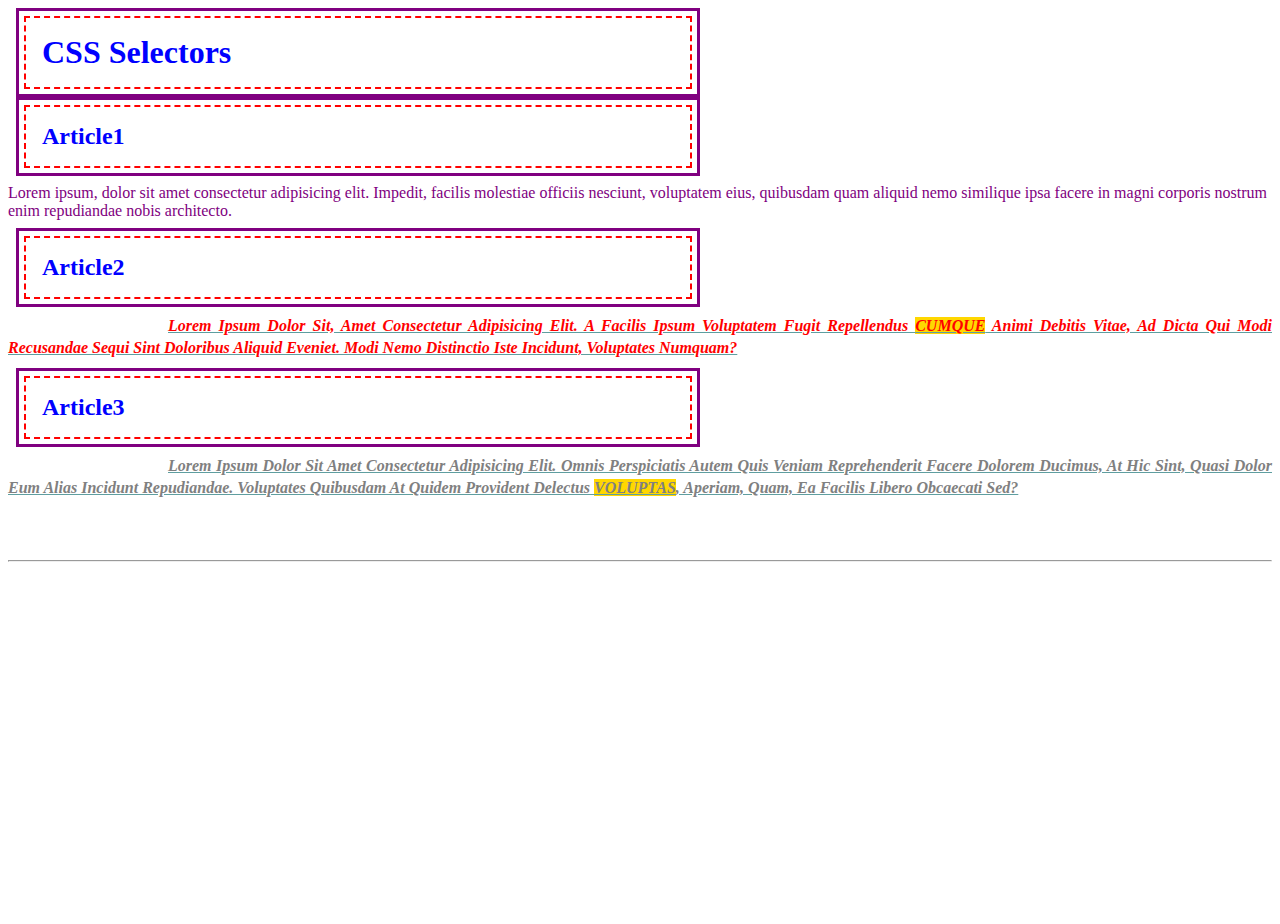
<file: Box Model, Typography/index.html>
<!DOCTYPE html>
<html lang="en">

    <head>
        <meta charset="UTF-8">
        <meta http-equiv="X-UA-Compatible" content="IE=edge">
        <meta name="viewport" content="width=device-width, initial-scale=1.0">
        <title>CSS Theory</title>
        <link rel="stylesheet" href="style.css">
        <!-- In Style we can write CSS -->
        <!-- INTERNAL CSS -->
        <!-- <style>
            p {
                background-color: bisque;
                color: blue;
            }
        </style> -->
    </head>

    <body>
        <!-- INLINE CSS -->
        <!-- <p style="color:black ;">Now It's TIME to LEARN CSS</p> -->
        <!-- JUST DELETING THIS -->
        <!-- 
        <p>Now It's TIME to LEARN CSS</p>
        -->
        <h1>CSS Selectors</h1>

        <article>
            <h2>Article1</h2>
            <p>
                Lorem ipsum, dolor sit amet consectetur adipisicing elit. Impedit, facilis molestiae officiis nesciunt,
                voluptatem eius, quibusdam quam aliquid nemo similique ipsa facere in magni corporis nostrum enim
                repudiandae nobis architecto.
            </p>
        </article>


        <article>
            <h2>Article2</h2>
            <p id="second" class="gray">
                Lorem ipsum dolor sit, amet consectetur adipisicing elit. A facilis ipsum voluptatem fugit repellendus
                <span class="highlight">cumque</span> animi debitis vitae, ad dicta qui modi recusandae sequi sint
                doloribus aliquid
                eveniet. Modi nemo
                distinctio iste incidunt, voluptates numquam?
            </p>
        </article>


        <article>
            <h2>Article3</h2>
            <p id="third" class="gray">
                Lorem ipsum dolor sit amet consectetur adipisicing elit. Omnis perspiciatis autem quis veniam
                reprehenderit
                facere dolorem ducimus, at hic sint, quasi dolor eum alias incidunt repudiandae. Voluptates quibusdam at
                quidem provident delectus <span class="highlight">voluptas</span>, aperiam, quam, ea facilis libero
                obcaecati sed?
            </p>
        </article>

        <br>
        <br>
        <hr>

    </body>

</html>
</file>
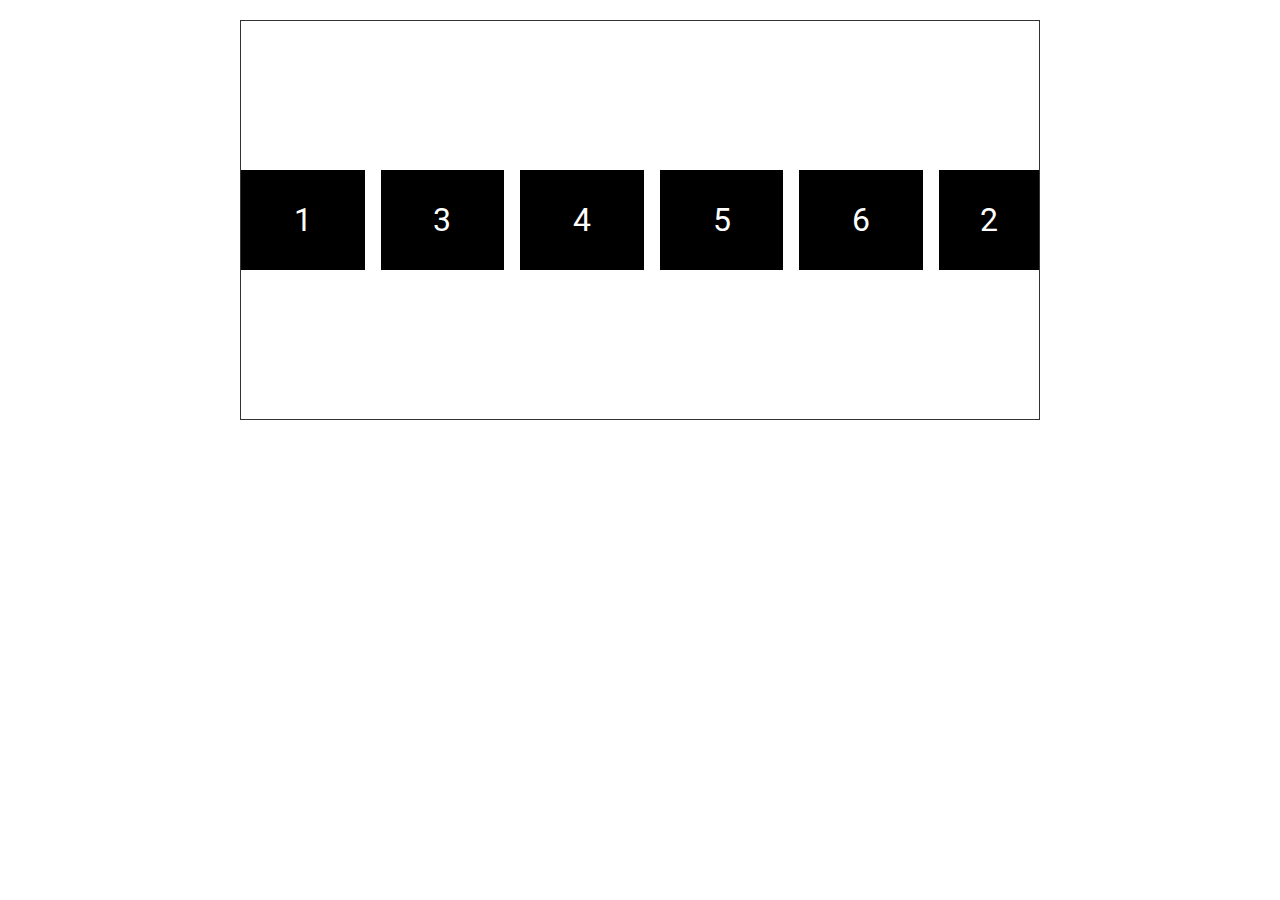
<file: Flexbox/index.html>
<!DOCTYPE html>
<html lang="en">

    <head>
        <meta charset="UTF-8">
        <meta http-equiv="X-UA-Compatible" content="IE=edge">
        <meta name="viewport" content="width=device-width, initial-scale=1.0">
        <title>Flexbox</title>
        <link rel="stylesheet" href="style.css">
    </head>

    <body>
        <main class="container">
            <div class="box">1</div>
            <div class="box">2</div>
            <div class="box">3</div>
            <div class="box">4</div>
            <div class="box">5</div>
            <div class="box">6</div>
        </main>
    </body>

</html>
</file>
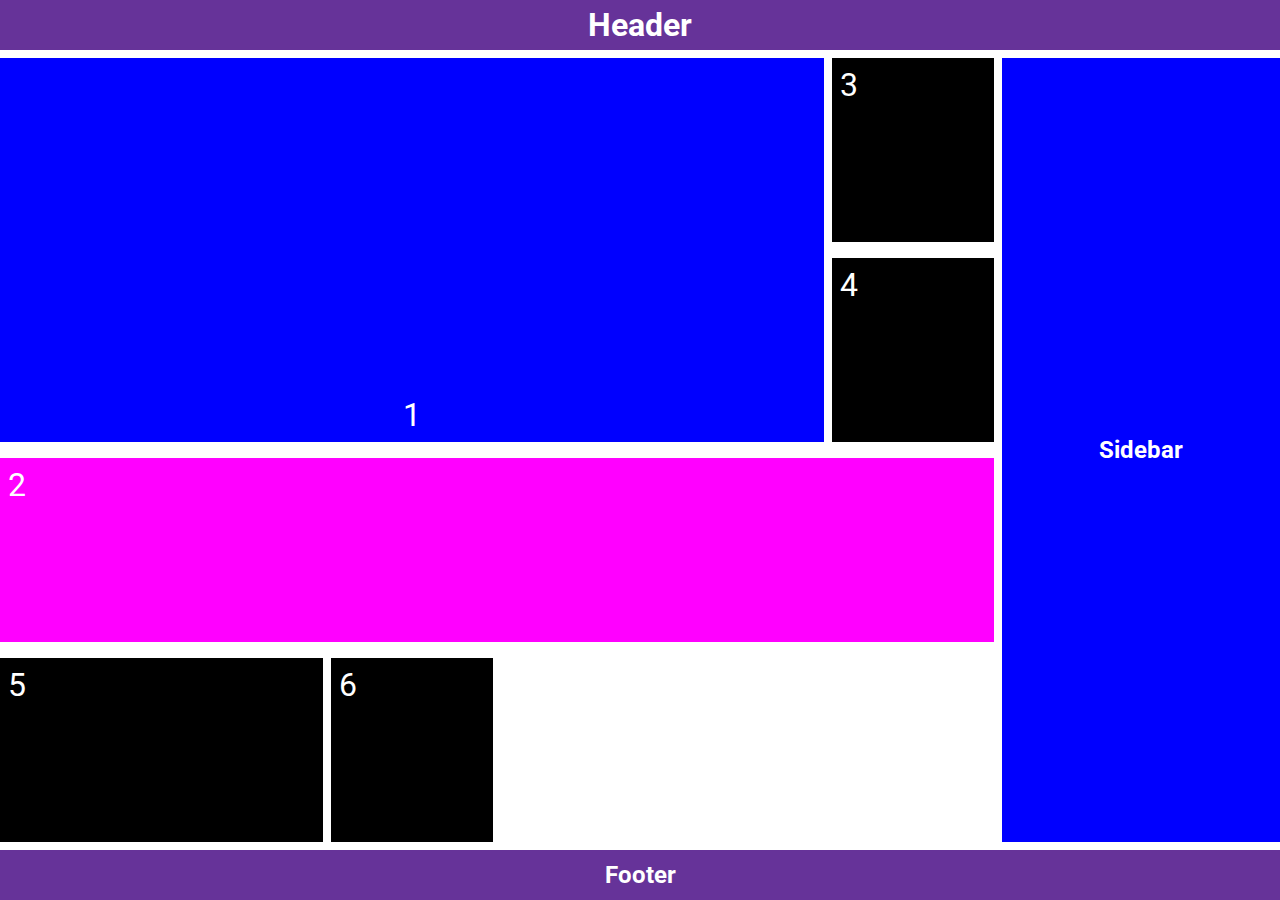
<file: Grid/index.html>
<!DOCTYPE html>
<html lang="en">

    <head>
        <meta charset="UTF-8">
        <meta http-equiv="X-UA-Compatible" content="IE=edge">
        <meta name="viewport" content="width=device-width, initial-scale=1.0">
        <title>CSS Grid</title>
        <link rel="stylesheet" href="style.css">
    </head>

    <body>
        <header class="header el">
            <h1>Header</h1>
        </header>
        <main class="container">
            <div class="box">1</div>
            <div class="box">2</div>
            <div class="box">3</div>
            <div class="box">4</div>
            <div class="box">5</div>
            <div class="box">6</div>
        </main>
        <aside class="sidebar el">
            <h2>Sidebar</h2>
        </aside>
        <footer class="footer el">
            <h2>Footer</h2>
        </footer>
    </body>

</html>
</file>
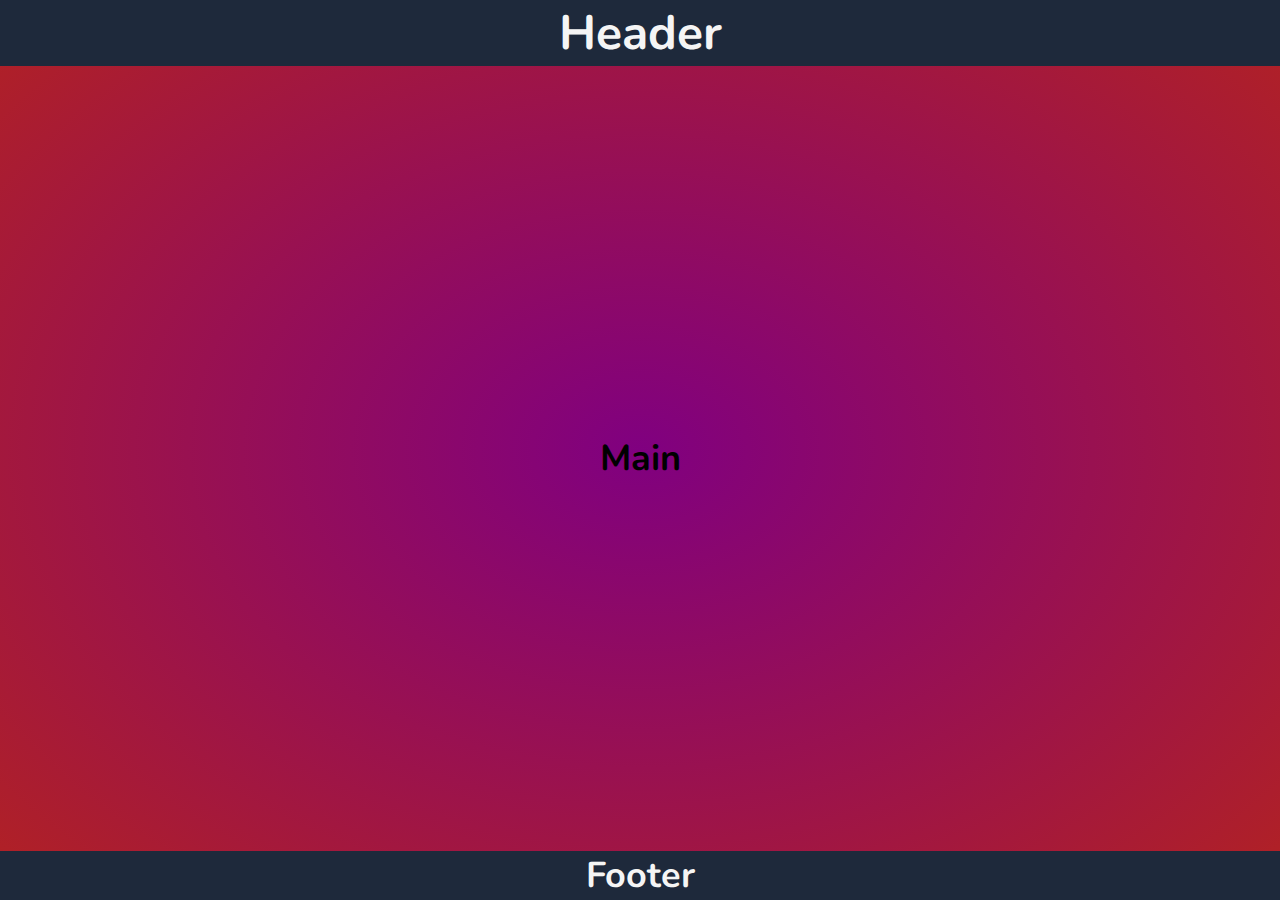
<file: Media Queries/index.html>
<!DOCTYPE html>
<html lang="en">

    <head>
        <meta charset="UTF-8">
        <meta http-equiv="X-UA-Compatible" content="IE=edge">
        <meta name="viewport" content="width=device-width, initial-scale=1.0">
        <title>CSS Media Queries</title>
        <link rel="stylesheet" href="css/style.css">
    </head>


    <body>
        <header>
            <h1>Header</h1>
            <nav>
                <h2>Nav</h2>
            </nav>
        </header>
        <main>
            <h2>Main</h2>
        </main>
        <footer>
            <h2>Footer</h2>
        </footer>
    </body>

</html>
</file>
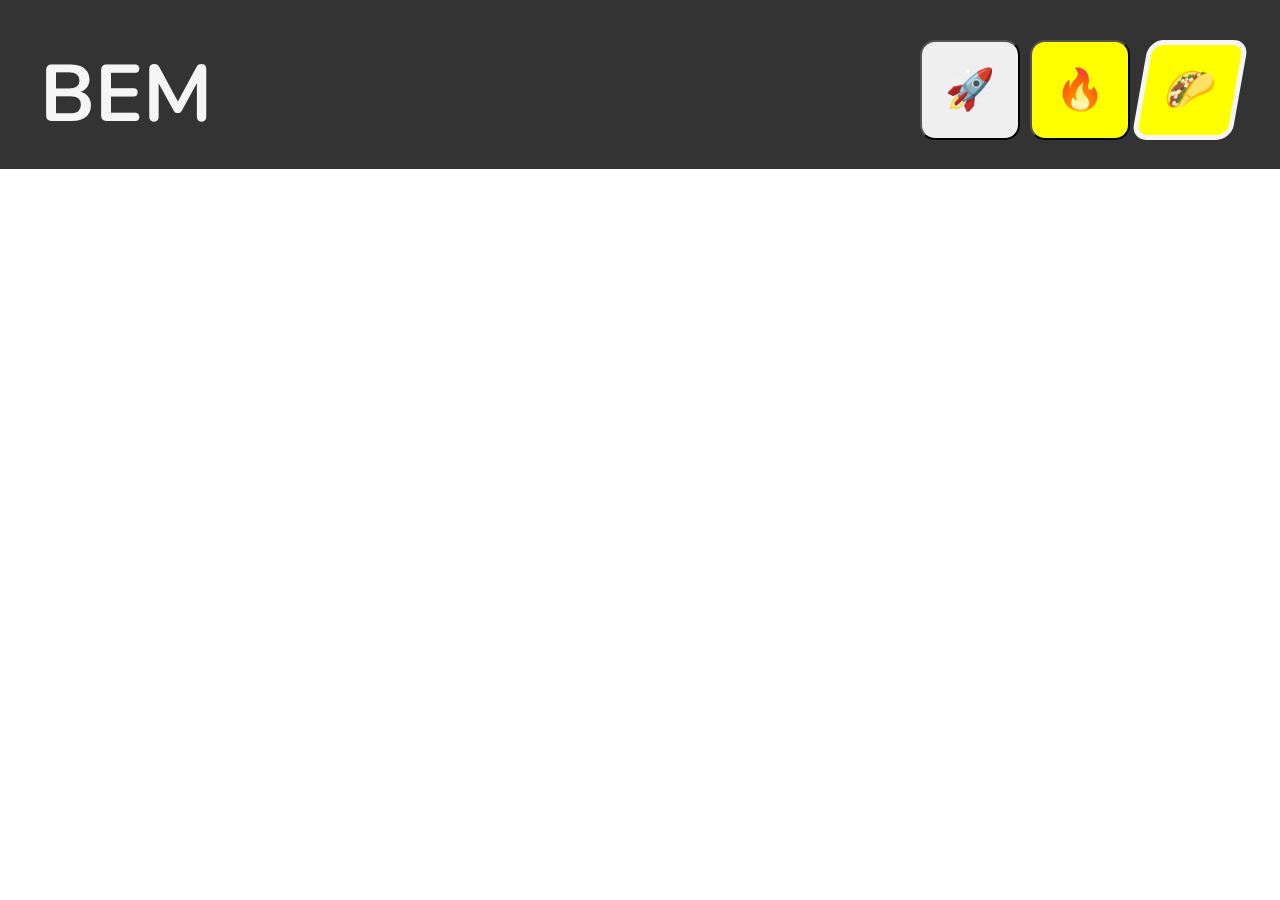
<file: Organize Your CSS/index.html>
<!DOCTYPE html>
<html lang="en">

    <head>
        <meta charset="UTF-8">
        <meta http-equiv="X-UA-Compatible" content="IE=edge">
        <meta name="viewport" content="width=device-width, initial-scale=1.0">
        <title>BEM Naming Convention</title>
        <link rel="stylesheet" href="style.css">
    </head>

    <body>
        <header class="header">
            <!-- Start with main block, ex:- header__ in class-->
            <h1 class="header__title">BEM</h1>
            <nav class="header__nav">
                <button class="header__btn">🚀</button>
                <button class="header__btn header__btn--secondary">🔥</button>
                <button class="header__btn header__btn--lean header__btn--border-lg header__btn--secondary">🌮</button>
            </nav>
        </header>
    </body>

</html>
</file>
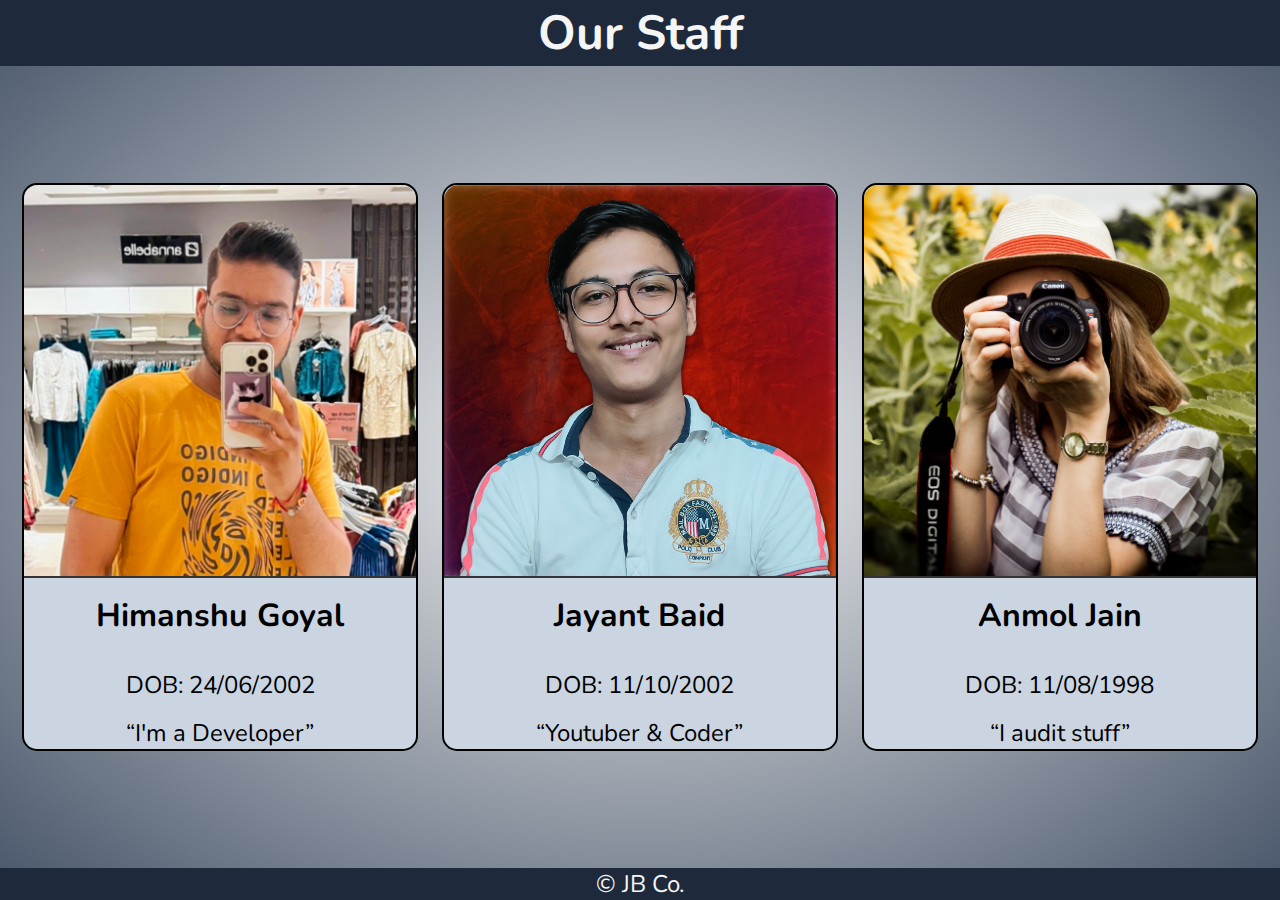
<file: Profile Card Project/index.html>
<!DOCTYPE html>
<html lang="en">

    <head>
        <meta charset="UTF-8" />
        <meta http-equiv="X-UA-Compatible" content="IE=edge" />
        <meta name="viewport" content="width=device-width, initial-scale=1.0" />
        <title>CSS Mini-Project: Profile Card</title>
        <link rel="stylesheet" href="css/style.css" />
    </head>

    <body>
        <header>
            <h1>Our Staff</h1>
            <nav>
                <a href="#profile1">Jayant</a>
                <a href="#profile2">Anmol</a>
                <a href="#profile3">Himanshu</a>
            </nav>
        </header>

        <main>
            <article id="profile1" class="card">
                <figure>
                    <img src="images/Jayant.jpeg" alt="Jayant Baid" width="1344" height="1344">
                    <figcaption>Jayant Baid</figcaption>
                </figure>
                <p class="nowrap">
                    DOB: 11/10/2002
                </p>
                <p>
                    <!-- q STANDS FOR quotes -->
                    <q>Youtuber <span class="nowrap">& Coder</span></q>
                </p>
            </article>

            <article id="profile2" class="card">
                <figure>
                    <img src="images/profile-800x800.png" alt="Anmol Jain" width="800" height="800">
                    <figcaption>Anmol Jain</figcaption>
                </figure>
                <p class="nowrap">
                    DOB: 11/08/1998
                </p>
                <p>
                    <!-- q STANDS FOR quotes -->
                    <q>I audit stuff</q>
                </p>
            </article>

            <article id="profile3" class="card">
                <figure>
                    <img src="images/himanshu.png" alt="Himanshu Goyal" width="600" height="936">
                    <figcaption>Himanshu Goyal</figcaption>
                </figure>
                <p class="nowrap">
                    DOB: 24/06/2002
                </p>
                <p>
                    <!-- q STANDS FOR quotes -->
                    <q>I'm a Developer</q>
                </p>
            </article>
        </main>

        <footer>
            <p>&copy; JB Co.</p>
        </footer>
    </body>

</html>
</file>
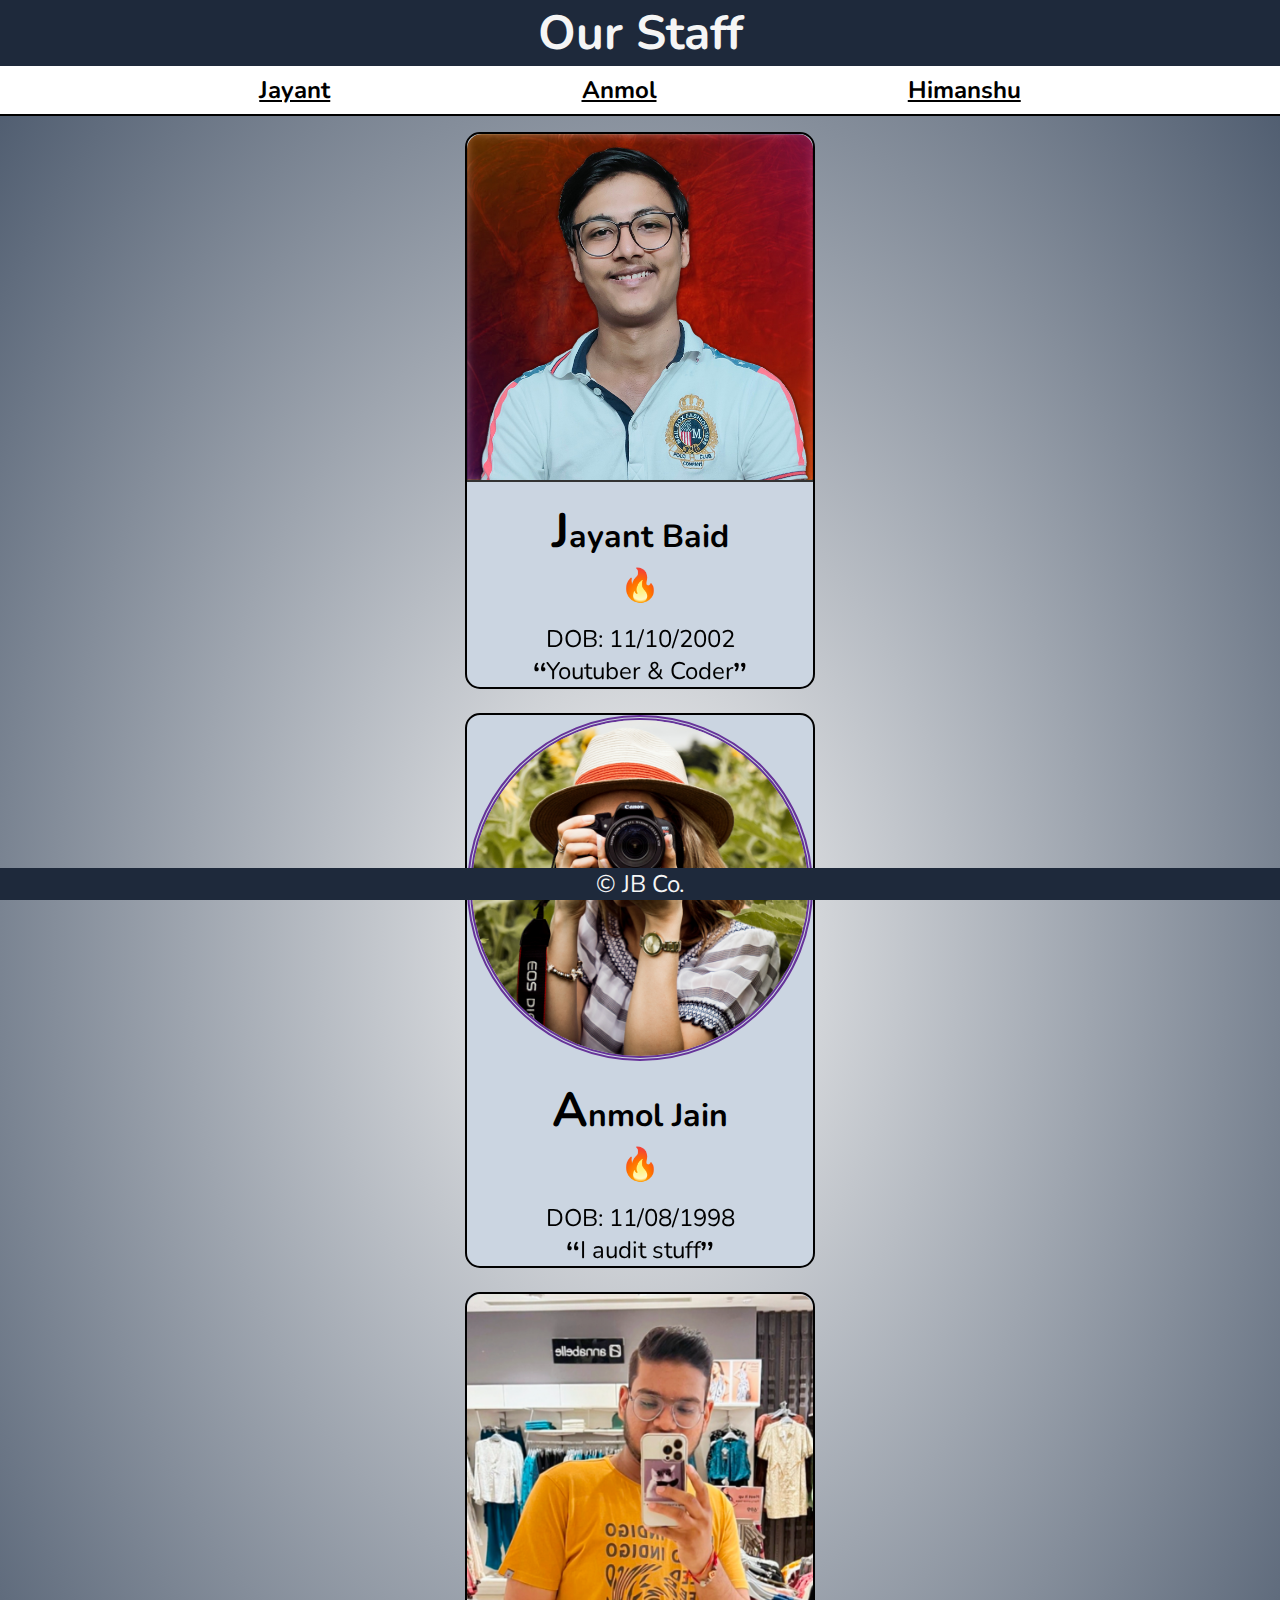
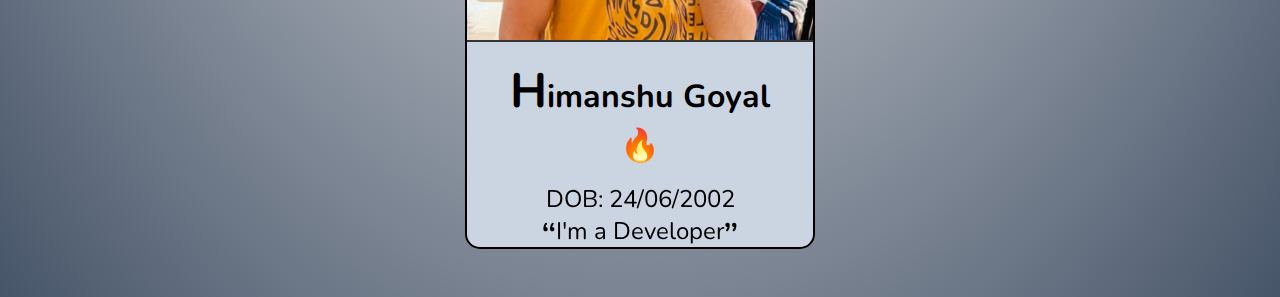
<file: Pseudo Class & Elements/index.html>
<!DOCTYPE html>
<html lang="en">

    <head>
        <meta charset="UTF-8" />
        <meta http-equiv="X-UA-Compatible" content="IE=edge" />
        <meta name="viewport" content="width=device-width, initial-scale=1.0" />
        <title>CSS Mini-Project: Profile Card</title>
        <link rel="stylesheet" href="css/style.css" />
    </head>

    <body>
        <header>
            <h1>Our Staff</h1>
            <nav>
                <a href="#profile1">Jayant</a>
                <a href="#profile2">Anmol</a>
                <a href="#profile3">Himanshu</a>
            </nav>
        </header>

        <main>
            <article id="profile1" class="card">
                <figure>
                    <img src="images/Jayant.jpeg" alt="Jayant Baid" width="1344" height="1344">
                    <figcaption>Jayant Baid</figcaption>
                </figure>
                <p class="nowrap">
                    DOB: 11/10/2002
                </p>
                <p>
                    <!-- q STANDS FOR quotes -->
                    <q>Youtuber <span class="nowrap">& Coder</span></q>
                </p>
            </article>

            <article id="profile2" class="card">
                <figure>
                    <!-- CHANGES DONE FOR PSEUDO CLASSES
                    Remove alt attribute-->
                    <img src="images/profile-800x800.png" width="800" height="800">
                    <figcaption>Anmol Jain</figcaption>
                </figure>
                <p class="nowrap">
                    DOB: 11/08/1998
                </p>
                <p>
                    <!-- q STANDS FOR quotes -->
                    <q>I audit stuff</q>
                </p>
            </article>

            <article id="profile3" class="card">
                <figure>
                    <img src="images/himanshu.png" alt="Himanshu Goyal" width="600" height="936">
                    <figcaption>Himanshu Goyal</figcaption>
                </figure>
                <p class="nowrap">
                    DOB: 24/06/2002
                </p>
                <p>
                    <!-- q STANDS FOR quotes -->
                    <q>I'm a Developer</q>
                </p>
            </article>
        </main>

        <footer>
            <p>&copy; JB Co.</p>
        </footer>
    </body>

</html>
</file>
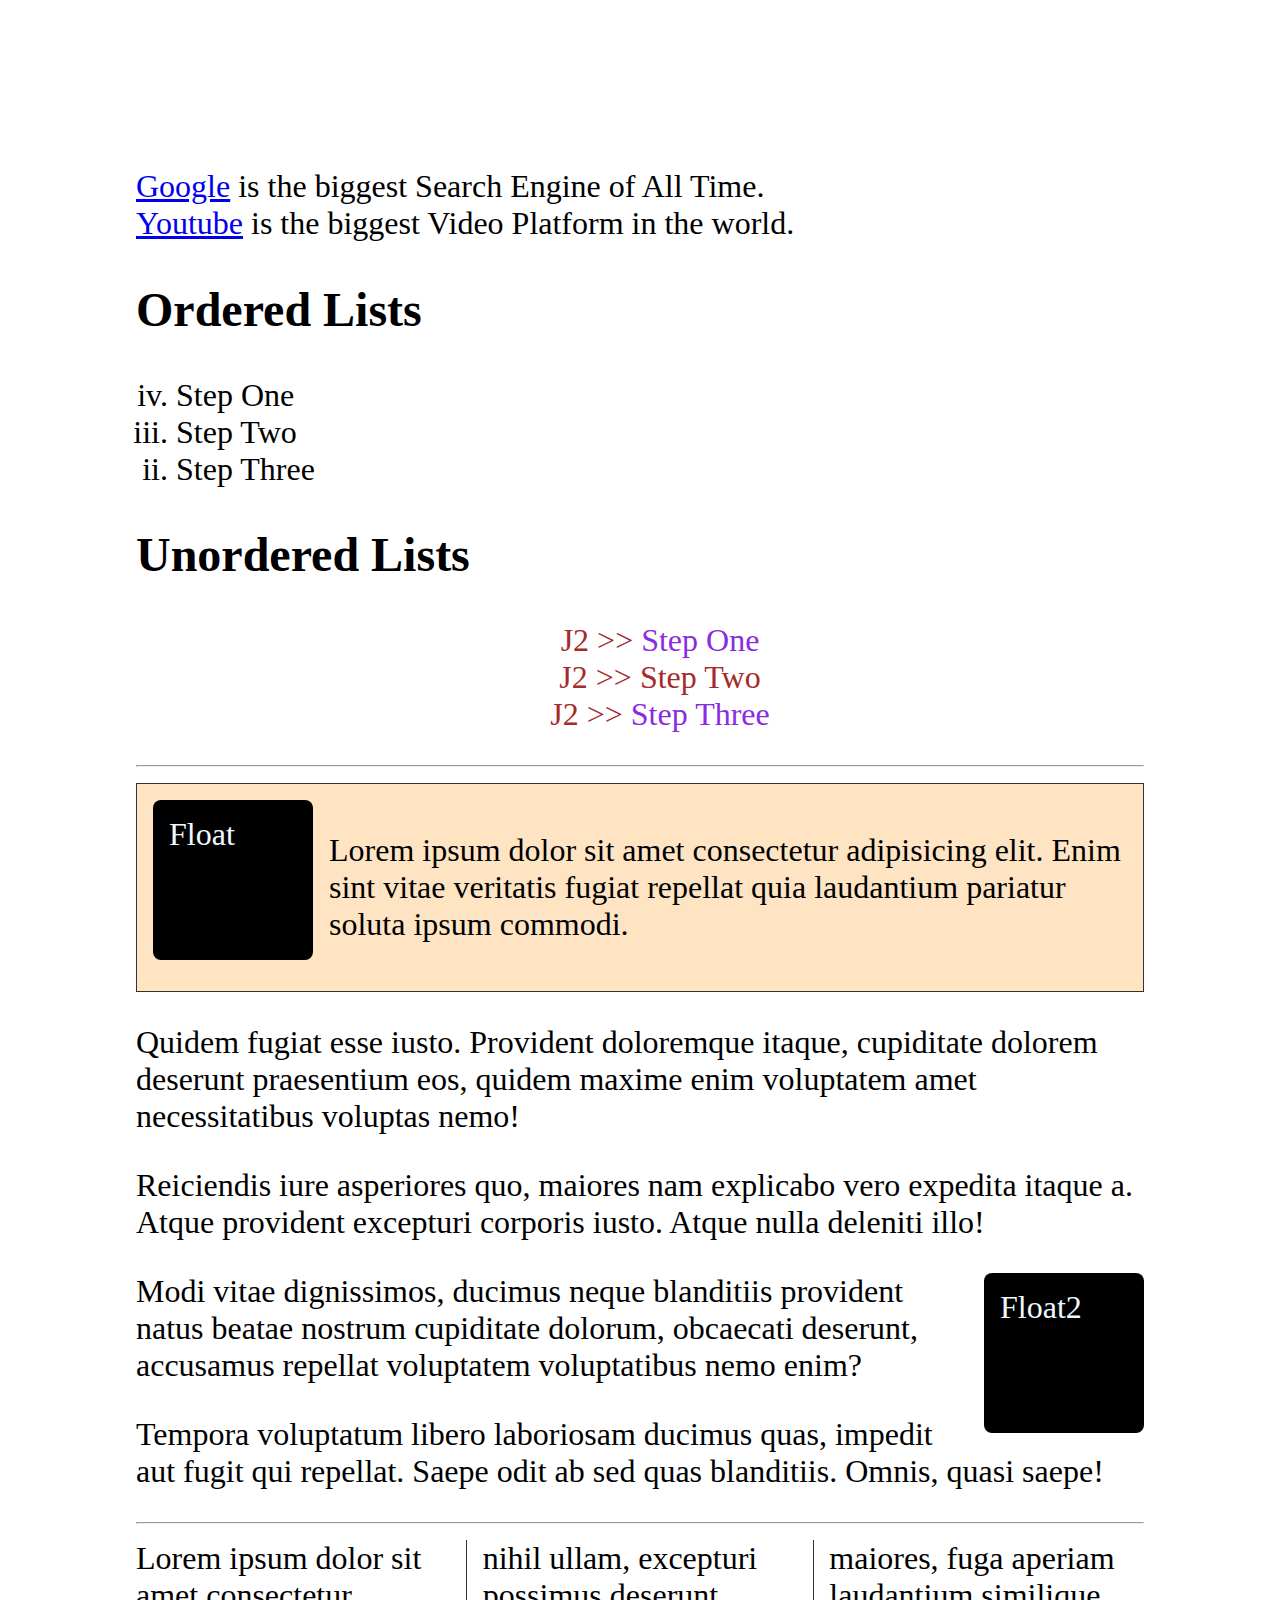
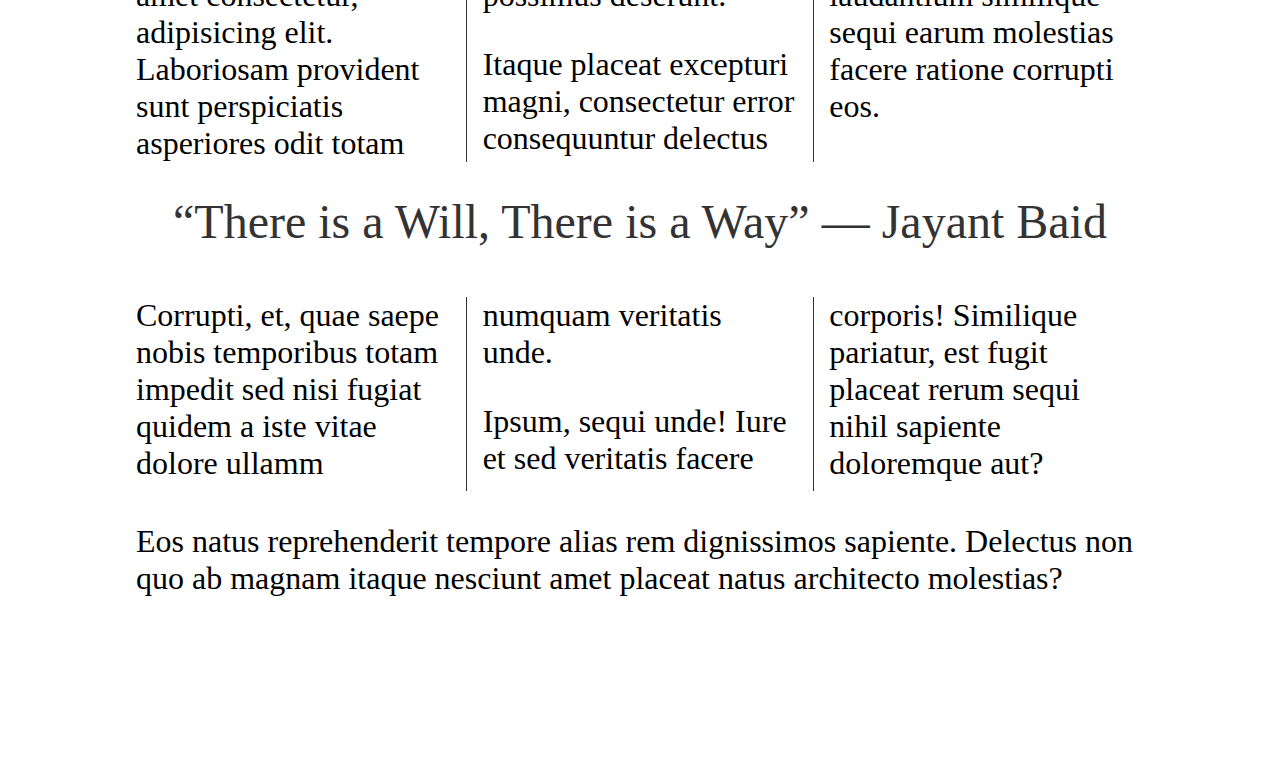
<file: Styling the Links/index.html>
<!DOCTYPE html>
<html lang="en">

    <head>
        <meta charset="UTF-8">
        <meta http-equiv="X-UA-Compatible" content="IE=edge">
        <meta name="viewport" content="width=device-width, initial-scale=1.0">
        <link rel="stylesheet" href="style.css">
        <title>Styling Links</title>
    </head>

    <body>
        <!-- LINK STYLING LECTURE -->

        <p>
            <a href="https://www.google.com/" target="_blank">Google</a> is the biggest Search Engine of All Time.
            <br>
            <a href="https://www.youtube.com" target="_blank">Youtube</a> is the biggest Video Platform in the world.
        </p>

        <!-- LIST STYLING LECTURE -->

        <article>
            <h2>Ordered Lists</h2>
            <!-- start ordered list with 4 -->
            <!-- reversed makes starting with 4 and decreases its value -->
            <ol start="4" reversed>
                <li>Step One</li>
                <li>Step Two</li>
                <li>Step Three</li>
            </ol>
        </article>
        <article>
            <h2>Unordered Lists</h2>
            <ul>
                <li>Step One</li>
                <li>Step Two</li>
                <li>Step Three</li>
            </ul>
        </article>

        <hr>

        <!-- FLOATING LECTURE -->

        <section class="floating">
            <div class="block left">Float</div>
            <p>Lorem ipsum dolor sit amet consectetur adipisicing elit. Enim sint vitae veritatis fugiat repellat quia
                laudantium pariatur soluta ipsum commodi.</p>
        </section>
        <div class="clear"></div>
        <p>Quidem fugiat esse iusto. Provident doloremque itaque, cupiditate dolorem deserunt praesentium eos, quidem
            maxime enim voluptatem amet necessitatibus voluptas nemo!</p>
        <p>Reiciendis iure asperiores quo, maiores nam explicabo vero expedita itaque a. Atque provident excepturi
            corporis iusto. Atque nulla deleniti illo!</p>

        <div class="block right">Float2</div>
        <p>Modi vitae dignissimos, ducimus neque blanditiis provident natus beatae nostrum cupiditate dolorum, obcaecati
            deserunt, accusamus repellat voluptatem voluptatibus nemo enim?</p>
        <p>Tempora voluptatum libero laboriosam ducimus quas, impedit aut fugit qui repellat. Saepe odit ab sed quas
            blanditiis. Omnis, quasi saepe!</p>

        <hr>
        <!-- COLUMNS LECTURE -->

        <section class="column">
            <p>Lorem ipsum dolor sit amet consectetur, adipisicing elit. Laboriosam provident sunt perspiciatis
                asperiores odit totam nihil ullam, excepturi possimus deserunt.</p>
            <p>Itaque placeat excepturi magni, consectetur error consequuntur delectus maiores, fuga aperiam laudantium
                similique sequi earum molestias facere ratione corrupti eos.</p>
            <!-- <h2>Next Topic</h2> -->
            <!-- Add some quote -->
            <p class="quote">&#8220;There is a Will, There is a Way&#8221; <span class="nowrap">&#8212; Jayant
                    Baid</span></p>
            <p>Corrupti, et, quae saepe nobis temporibus totam impedit sed nisi fugiat quidem a iste vitae dolore ullamm
                numquam veritatis unde.</p>
            <p>Ipsum, sequi unde! Iure et sed veritatis facere corporis! Similique pariatur, est fugit placeat rerum
                sequi nihil sapiente doloremque aut?</p>
        </section>
        <p>Eos natus reprehenderit tempore alias rem dignissimos sapiente. Delectus non quo ab magnam itaque nesciunt
            amet placeat natus architecto molestias?</p>
    </body>

</html>
</file>
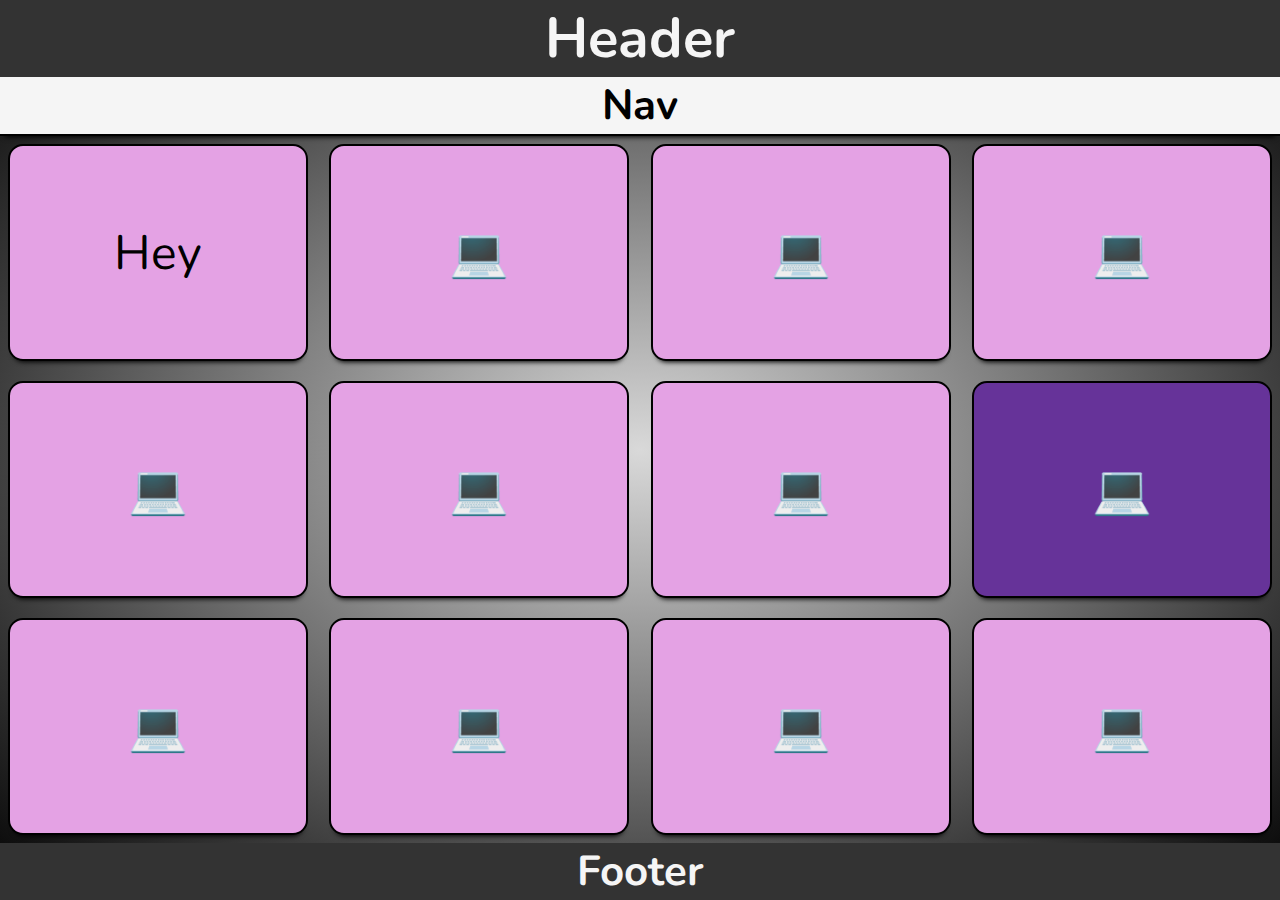
<file: Variables & Functions/index.html>
<!DOCTYPE html>
<html lang="en">

    <head>
        <meta charset="UTF-8">
        <meta http-equiv="X-UA-Compatible" content="IE=edge">
        <meta name="viewport" content="width=device-width, initial-scale=1.0">
        <title>CSS Variables & Functions</title>
        <link rel="stylesheet" href="css/style.css">
    </head>

    <body>
        <header>
            <h1>Header</h1>
            <nav>
                <h2>Nav</h2>
            </nav>
        </header>

        <main>
            <!-- <section>
                <h2>My Heading</h2>
                <p class="content">Lorem ipsum dolor sit amet consectetur adipisicing elit. Modi quo aperiam porro, odio
                    mollitia suscipit eius similique corrupti! Facere nihil cum recusandae officia autem tenetur
                    suscipit exercitationem atque tempora molestiae.
                </p>

                <br>

                <a href="https://www.google.com/">Google</a>

            </section>

            <aside>
                <h2>Aside</h2>
                <p class="content">
            ---         IT HAS A CLASS OF tooltip & IT ALSO HAS AN ATTRIBUTE i.e, data-tooltip & WE CAN PROVIDE CUSTOM ATTRIBUTES AS LONG AS THE ALL START WITH data-  ---
                    <span class="tooltip" data-tooltip="This is Latin ">Lorem</span> ipsum dolor sit amet consectetur
                    adipisicing elit. Modi quo aperiam porro, odio
                    mollitia suscipit eius
                    similique corrupti! Facere nihil cum recusandae officia autem tenetur suscipit exercitationem atque
                    tempora
                    molestiae.
                </p>
            </aside> -->

            <div class="square">
                <p>Hey</p>
            </div>
            <div class="square">💻</div>
            <div class="square">💻</div>
            <div class="square">💻</div>
            <div class="square">💻</div>
            <div class="square">💻</div>
            <div class="square">💻</div>
            <div class="square square--highlight">💻</div>
            <div class="square">💻</div>
            <div class="square">💻</div>
            <div class="square">💻</div>
            <div class="square">💻</div>
        </main>

        <footer>
            <h2>Footer</h2>
        </footer>
    </body>

</html>
</file>
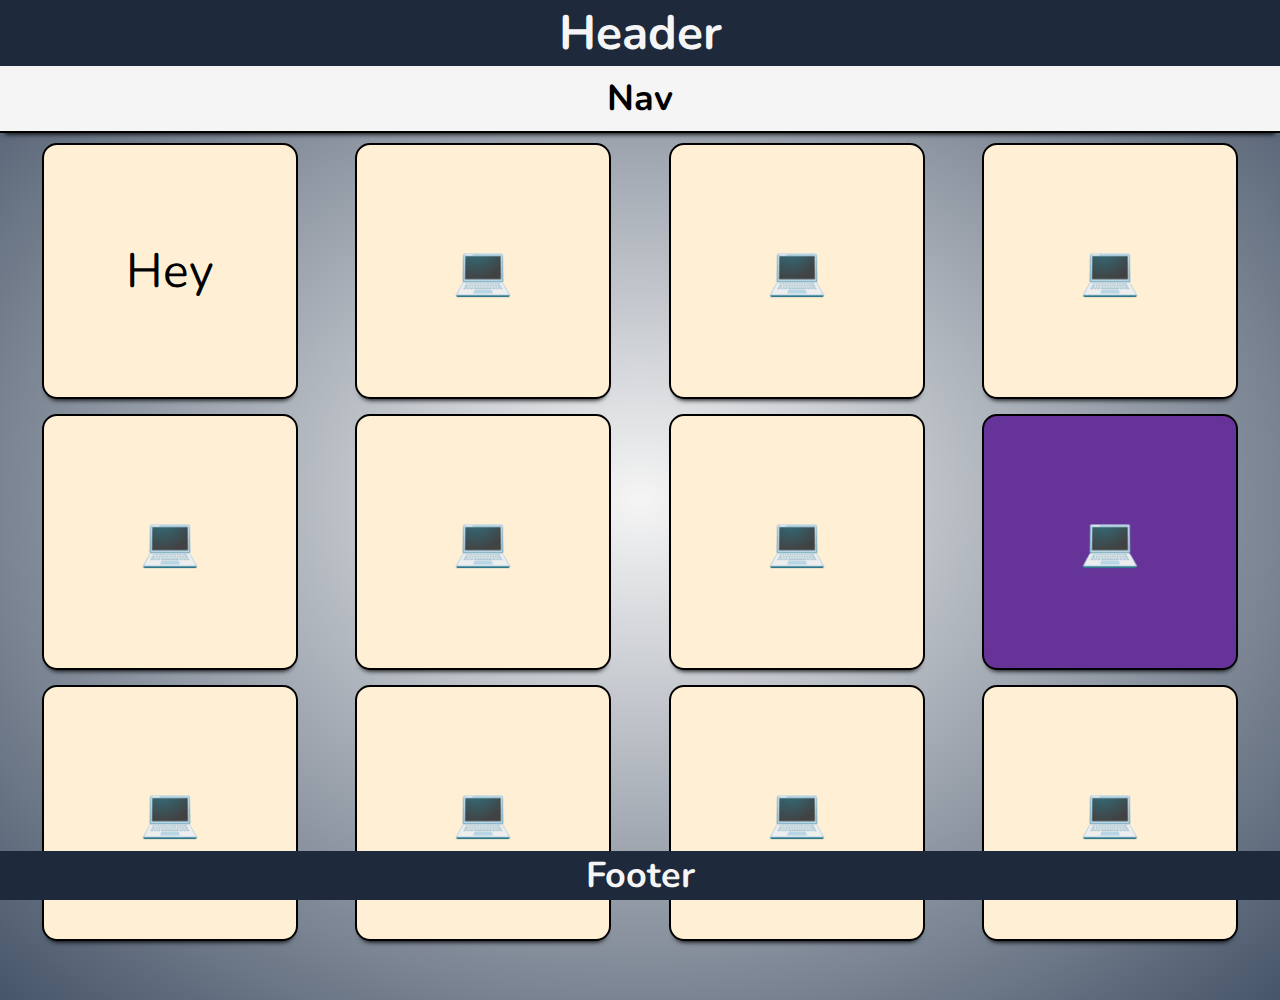
<file: Variables/index.html>
<!DOCTYPE html>
<html lang="en">

    <head>
        <meta charset="UTF-8">
        <meta http-equiv="X-UA-Compatible" content="IE=edge">
        <meta name="viewport" content="width=device-width, initial-scale=1.0">
        <title>CSS Variables</title>
        <link rel="stylesheet" href="css/style.css">
    </head>

    <body>
        <header>
            <h1>Header</h1>
            <nav>
                <h2>Nav</h2>
            </nav>
        </header>

        <main>
            <div class="square">
                <p>Hey</p>
            </div>
            <div class="square">💻</div>
            <div class="square">💻</div>
            <div class="square">💻</div>
            <div class="square">💻</div>
            <div class="square">💻</div>
            <div class="square">💻</div>
            <div class="square square--highlight">💻</div>
            <div class="square">💻</div>
            <div class="square">💻</div>
            <div class="square">💻</div>
            <div class="square">💻</div>
        </main>

        <footer>
            <h2>Footer</h2>
        </footer>
    </body>

</html>
</file>
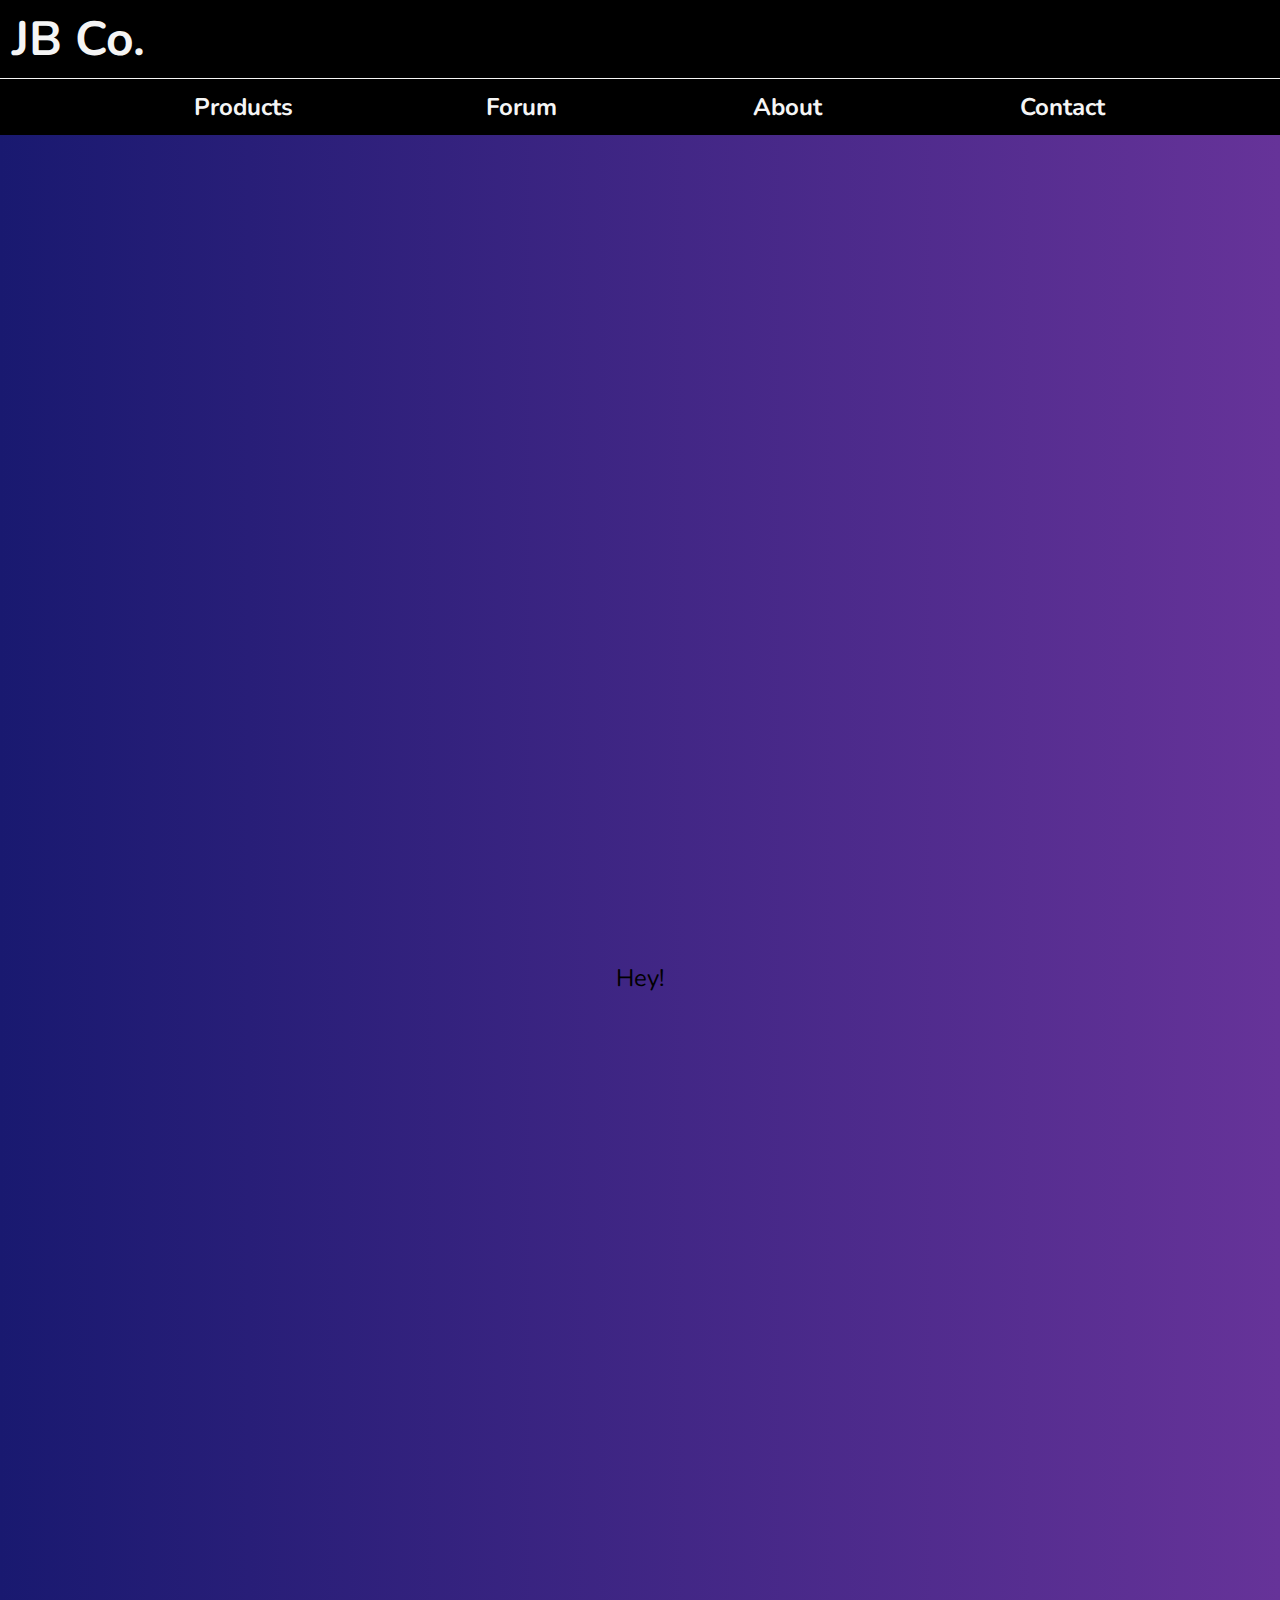
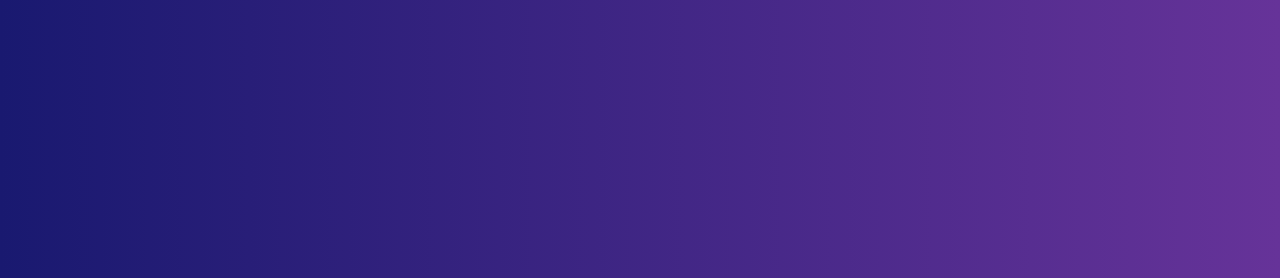
<file: Animations/Drop Down Menu Project/index.html>
<!DOCTYPE html>
<html lang="en">

    <head>
        <meta charset="UTF-8">
        <meta http-equiv="X-UA-Compatible" content="IE=edge">
        <meta name="viewport" content="width=device-width, initial-scale=1.0">
        <title>CSS Animated Menu</title>
        <link rel="stylesheet" href="css/menu.css">
    </head>

    <body>
        <header>
            <section class="header-title-line">
                <h1>JB Co.</h1>
                <button class="menu-button" title="Open Nav Menu">
                    <div class="menu-icon"></div>
                </button>
            </section>

            <button class="closeMenuBtn" title="Close Nav Menu" tabindex="-1"></button>
            <!--tabindex: a negative value means that I d on't want it to have focus if someone tabs through our mobile menu. SO, they will not able to focus on this we're actually going to hide this button & only show it at specific times -->

            <nav>
                <ul>
                    <li><a href="products.html">Products</a></li>
                    <!-- Just to have More Links, we ADD -->
                    <li><a href="#">Forum</a></li>
                    <li><a href="#">About</a></li>
                    <li><a href="#">Contact</a></li>
                </ul>
            </nav>
        </header>

        <main>
            <p>Hey!</p>
        </main>

    </body>

</html>
</file>
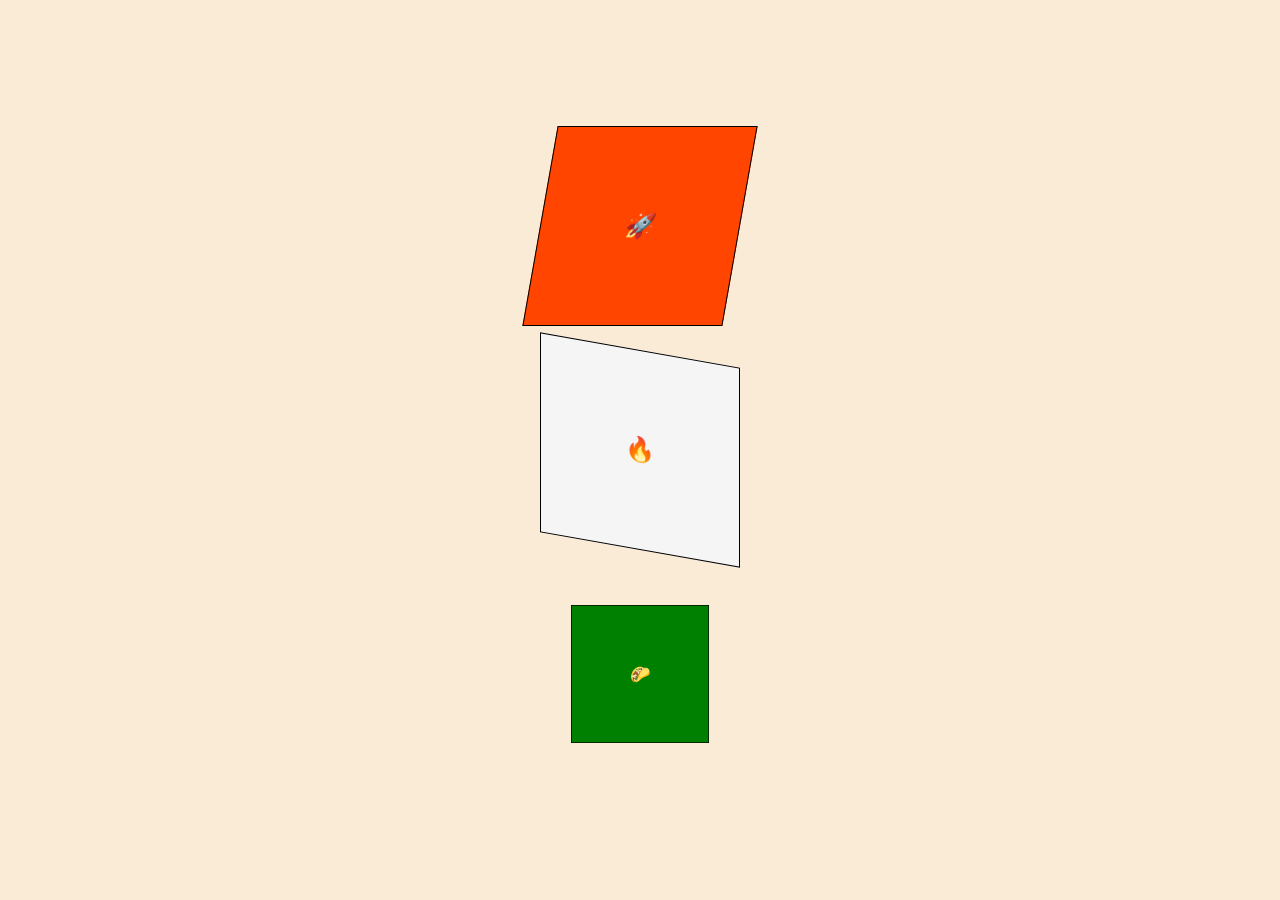
<file: Animations/Part1-Animation Theory/index.html>
<!DOCTYPE html>
<html lang="en">

    <head>
        <meta charset="UTF-8">
        <meta http-equiv="X-UA-Compatible" content="IE=edge">
        <meta name="viewport" content="width=device-width, initial-scale=1.0">
        <title>CSS Transforms & Transitions</title>
        <link rel="stylesheet" href="css/style.css">
    </head>

    <body>
        <main>
            <div class="square">🚀</div>
            <div class="square">🔥</div>
            <div class="square animate">🌮</div>
        </main>
    </body>

</html>
</file>
<file: Box Model, Typography/style.css>
/* @import url('https://fonts.googleapis.com/css2?family=Oleo+Script+Swash+Caps&display=swap'); */

/* EXTERNAL css */
/* p is selector 
color, font-size are property
values are property value
declaration is property and property value together*/
/* p {
    font-size: 25px;
    color: red;
} */

/* this covers the whole page every changes done here will applicable to all over the page */
/* This is used for CSS RESET which is covered later on. This is used only in that case otherwise don't use this */
/* 
Universal Selector selects everything
* {
    background-color: aquamarine;
    font-family: cursive;
} 

*/

body {
    /* font-size, bgcolor etc gets inherited by others which is inside the body */
    /* 
    font-size: 22px; 
    */
    /* Border is not inherited by other attributes */
    /*     
    border: 2px solid black;
    border-radius: 20px;
     */

    font-size: 1rem;
    /* 1rem means value is same as that of root(default size of browser)
    2rem means twice the default size means 2*16px
    */

    min-height: 100vh;
}

h1,
h2 {
    color: blue;
    border: 2px dashed red;
    width: 50%;
    padding: 1rem;
    margin: 1rem;
    /* Outline is the outline for border */
    outline: 3px solid purple;
    /* offset adds margin in between of border and outline. Value can be +ve for going outwars and -ve for going inwards*/
    outline-offset: 5px;
}

p {
    /* font-family: 'Oleo Script Swash Caps', cursive; */
    color: purple;
    /* 
    color: rgba(0, 0, 0, 0.3);
    rgb with alpha (red,green,blue, opacity)
    */
}

/* This means that go to span which is under p. 
instead of using this use class*/
/* p span {
    text-transform: uppercase;
    background-color: gold;
} */
/* this makes css much more organise */
.highlight {
    text-transform: uppercase;
    background-color: gold;
}

/* class and ids will get higher priority even if it writes in bottom or in top */
/* ID will get more priority then class */
.gray {
    color: gray;
    text-decoration: cadetblue underline;
    /* Every word's first letter gerts caps */
    text-transform: capitalize;
    /* Justify makes a complete box to look nice  */
    text-align: justify;
    /* Gives indentation, gives space in the left side of first line */
    text-indent: 10rem;
    /* Changes height b/w above line and bottom line, means height b/w 2 lines*/
    /* is default in rem and default height is 1.2 */
    line-height: 1.4;
    /* adds spacing b/w letters */
    /* 
    letter-spacing: 0.1rem; 
    */
    /* Similary have word-spacing:0.1rem; */

    font-weight: bold;
    /* oblique gives more emphasis than italic */
    font-style: oblique;
}

#second {
    font-style: italic;
    font-weight: bold;
    color: red;
}

/* Dont use absolute value for font-size like 32px 
USE relative font-size like smaller larger etc
*/

/* 
when Content is less int he body then body will cover that part BUT if we want body to cover whole page then use
body{
    min-height:100vh;
} 
 */
</file>
<file: Flexbox/style.css>
@import url("https://fonts.googleapis.com/css2?family=Roboto&display=swap");

* {
    margin: 0;
    padding: 0;
    box-sizing: border-box;
}

body {
    font-family: "Roboto", sans-serif;
    min-height: 100vh;
    padding: 20px;
}

.container {
    max-width: 800px;
    min-height: 400px;
    margin-inline: auto;
    border: 1px solid #333;
    display: flex;
    /* flex-start give no change but when we write flex-end full box shift to right  */
    /* end goes to the the end, center make the flex at centre */
    /* flex-start, flex-end, center */
    /* justify-content: center; */
    /* Also have space-around, space-between, space-evenly */
    /* AROUND: space is all around but start and end spacing is little less */
    /* BETWEEN: No space the start and end, but in between is all nicely spaced */
    /* EVENLY: Every space is equally given */
    justify-content: center;
    /* gap gives gap b/w every flex box  */
    gap: 1rem;
    /* FLEX-START: all boxes will be at the top */
    /* FLEX-END: all boxes will go at bottom */
    /* CENTER: all boxes will go at center */
    align-items: center;
    /* FLEX-DIRECTION: row(default), row-reverse(Reverse the flex boxes, We can see this by giving them no's), column(All boxes will come in one column), column-reverse(No's of column boxes will be reversed) */
    flex-direction: row;
    /* When the screen size changes, flex will automatically changes it width, and instead all all in one row, its gets divided */

    /* wrap nowrap wrap-reverse */
    flex-wrap: wrap;

    /* COMBINING DIRECTION AND WRAP */
    /* flex-flow: row wrap; */
    /* DIRECTION WRAP  */
    /*  Aligns a flex container’s lines within the flex container when there is extra space in the cross-axis, similar to how 'justify-content' aligns individual items within the main-axis.*/
    /* 2 flex rows ke beech me kam distance hoga */
    /* Same Values: flex-start, flex-end, center, space-around, space-between, space-evenly */
    align-content: center;
}

.box {
    /* min-width: 100px; */
    height: 100px;
    background-color: #000;
    color: #fff;
    font-size: 2rem;
    padding: 0.5rem;

    display: flex;
    /* We can say that it become a individual flex container */
    justify-content: center;
    align-items: center;
    /* After writing above lines, the no's gets in center */
    /* FLEX-BASIS: initial main size/width of a flex item */
    flex-basis: 100px;
    /* Grow all grids to fill the screen/box size */
    /* 1 means to fully cover the box */
    /* 0 means no grow, means it kept in original size */
    flex-grow: 1;

    /* We can use this also */
    /* flex: 1 1 100px; */
    /* Grow , Shrink, basis */
    /* Shrinkcmeans shrink that box kind of  */
}

.box:nth-child(2) {
    /* first grow both boxes than give additional space twice to box 2 than box 1 */
    /* flex-grow: 2; */
    flex: 0 2 100px;

    /* Location kind of thing 
    -1 means go complete left side
    0 means original position
    1 or higher means go to rightest most position*/
    order: 1;

    /* Another property you can apply to individual items is:= align-self : This property accepts the same values as align-items and its value for the specific item. */

    /* align-content: to set how multiple lines are spaced apart from each other 
    This can be confusing, but align-content determines the spacing between lines, while align-items determines how the items as a whole are aligned within the container. When there is only one line, align-content has no effect.*/

    /* https://flexboxfroggy.com/ 
    play this for more understanding*/
}
</file>
<file: Grid/style.css>
@import url("https://fonts.googleapis.com/css2?family=Roboto&display=swap");

* {
    margin: 0;
    padding: 0;
    box-sizing: border-box;
}

body {
    font-family: "Roboto", sans-serif;
    min-height: 100vh;
    display: grid;
    grid-template-columns: repeat(9, 1fr);
    grid-template-rows: 50px auto 50px;
    grid-template-areas:
        /* header..... */
        "hd hd hd hd hd hd hd hd hd"
        /* main ..... aside.. */
        "mn mn mn mn mn mn mn sb sb"
        /* footer..... */
        "ft ft ft ft ft ft ft ft ft";

    gap: 0.5rem;
}

.el {
    background-color: rebeccapurple;
    color: #fff;
    display: grid;
    place-content: center;
}

.header {
    grid-area: hd;
}

.sidebar {
    grid-area: sb;
    background-color: blue;
}

.footer {
    grid-area: ft;
}

.container {
    display: grid;
    /* container is the main part */
    grid-area: mn;
    /* 
    automatically make grid PREFER NOT TO USE
    grid-auto-flow: column; 

     specifies, as a space-separated track list, the line names and track sizing functions of the grid. 
     Columns widths 
    when specifing 2 values means 2 columns 
    when specifing 3 values means 3 columns
     
    grid-template-columns: 200px 200px;
     
    instead of using absolute values use fraction values which are used espacially for grids 
    
    grid-template-columns: 2fr 1fr 3fr; 
    
     we can also mix absolute values and fraction values like: 200px 1fr 2fr 
     if we have more columns of same width USE: 

    This means repeat 1fr width 4 times;
    grid-template-columns: repeat(4, 1fr);

    This means repeat 2fr 1fr width 2 times, means 2fr 1fr 2fr 2fr
    */
    grid-template-columns: repeat(2, 2fr 1fr);
    /* Set rows height to be 200px */
    grid-auto-rows: 200px;
    /* BUT we can also use minmax()
    Defines a size range greater than or equal to min and less than or equal to max. */
    /* we can use auto or specific value also */
    grid-auto-rows: minmax(150px, auto);
    /* Gives gap b/w rows */
    row-gap: 1rem;
    /* Gives gap b/w columns */
    column-gap: 1rem;

    /* we can use gap which combine both row and column gap */
    gap: 1rem;
    /* 1rem for rows and 0.5rem for columns */
    gap: 1rem 0.5rem;

}

.box {
    background-color: #000;
    color: #fff;
    font-size: 2rem;
    padding: 0.5rem;

}

.box:first-child {
    background-color: blue;
    /* These numbers are grid-lines 
    1: first grid line which is touching the screen left-most */
    grid-column-start: 1;
    /* Ends when grid-line is 4 */
    grid-column-end: 4;

    /* INSTEAD OF USING DIFFERENTLY, COMBINE THEM */
    /*     
    grid-column: 1 / 4;
     */
    /* SIMILAR FOR ROWS */
    grid-row-start: 1;
    grid-row-end: 3;

    /* INSTEAD OF USING DIFFERENTLY, COMBINE THEM */
    /*     
    grid-column: 1 / 3;
     */

    /* Now similar with FLEX, we have align-content, for this, also declare display:grid */
    display: grid;
    /*
    align-content: center;
    justify-content: center; 
    */

    /* INSTEAD of using both things differently USE */
    /* If we write just one thing, it will be assign to both */
    place-content: end center;
    /* ALIGN-CONTENT  JUSTIFY-CONTENT */
}

.box:nth-child(2) {
    background-color: fuchsia;
    grid-column: 1/5;
    /* When writing for row, 3 and 4th grid shift up instead of below 2, because, by default grid is calculating implicitly where is the space and put there which we don't explicitly tell it do */
    grid-row: 3/4;
    /* we can use span also when column starts at 3 and we want only 1 box means we have to write grid-column-end:4
    SO, instead of writing this, we can write  
    grid-column-end:span 1;
    */
}

/* https://cssgridgarden.com/ */

/* 
If typing out both grid-column and grid-row is too much for you, there's yet another shorthand for that. grid-area accepts four values separated by slashes: grid-row-start, grid-column-start, grid-row-end, followed by grid-column-end.
One example of this would be grid-area: 1 / 1 / 3 / 6;.
 */
/* 
 If grid items aren't explicitly placed with grid-area, grid-column, grid-row, etc., they are automatically placed according to their order in the source code. We can override this using the order property, which is one of the advantages of grid over table-based layout.
By default, all grid items have an order of 0, but this can be set to any positive or negative value, similar to z-index. 
*/
</file>
<file: Pseudo Class & Elements/css/style.css>
@import url("https://fonts.googleapis.com/css2?family=Nunito&display=swap");

/*
PSEUDO SELECTOR INCLUDES BOTH PSEUDO CLASS & PSEUDO ELEMENTS
Pseudo Class is a selector that selects elements that are in a specific state like hover, focus, visited, link, etc.
Pseudo Element is similar but they act like we've added a new html element inot your document. PSEUDO ELEMENTS USES 2 COLONS ::
*/

/* || RESET */
* {
    margin: 0;
    padding: 0;
    box-sizing: border-box;
}

img {
    display: block;
    max-width: 100%;
    height: auto;
}

/* || UTILITY STYLES */
.nowrap {
    white-space: nowrap;
}


/* || GENERAL STYLES */
html {
    scroll-behavior: smooth;
}

body {
    font: 1.5rem "Nunito", sans-serif;
    min-height: 100vh;
    background-color: #475569;
    background-image: radial-gradient(whitesmoke, #475569);
    display: flex;
    flex-direction: column;
}

/* CHANGES DONE FOR PSEUDO CLASSES*/

/* :is(header,footer)  --> specificity (0,0,1)*/
/* :where(header,footer)  --> specificity (0,0,0) , we can use this for some cases*/
header,
footer {
    position: sticky;
    background-color: #1e293b;
    color: whitesmoke;
    text-align: center;
}

header {
    top: 0;
}

nav {
    background-color: #fff;
    padding: 0.5rem;
    border-bottom: 2px solid #000;
    font-weight: bolder;
    display: flex;
    justify-content: space-evenly;
}

/* CHANGES DONE FOR PSEUDO CLASSES*/

/* Any Link pseudo class selects both link and visited pseudo class*/
/* nav a:link,
nav a:visited  */
nav a:any-link {
    color: #000;
}

/* CHANGES DONE FOR PSEUDO CLASSES*/

/* Instead of writing differently, we can club all this in a one to get a better readability */

/* is: g oing to adopt whatever has the highest specificity within its parentheses*/

/* nav a:hover,
nav a:focus  */
nav:is(a:hover, a:focus) {

    color: #2c4a7a;
}

/* CHANGES DONE FOR PSEUDO CLASSES

A link becomes active when you click on it.
NOTE: :active MUST come after :hover (if present) in the CSS definition in order to be effective!
 */
nav:active {
    color: red;
}

main {
    flex-grow: 1;
    display: flex;
    flex-direction: column;
    align-items: center;
    gap: 1.5rem;
    padding: 1rem;
}

footer {
    bottom: 0;
}

/* || Profile Card */
.card {
    scroll-margin-top: 8rem;
    width: min(100%, 350px);
    background-color: #cbd5e1;
    border: 2px solid #000;
    border-radius: 15px;
    display: flex;
    flex-direction: column;
    align-items: center;
    /* To make <p> code at centre  */
    text-align: center;
}

/* CHANGES DONE FOR PSEUDO CLASSES*/

/* Whoever is selecter/ target of our selection,that gets rebeccapurple color as border */
/* When we click jayant, anmol or himanshu links, the profile card gets border of rebeccapurple color */
.card:target {
    border: 2px solid rebeccapurple;
    /* background-color: aqua; */
}

.card figure {
    display: flex;
    flex-flow: column nowrap;
}

.card img {
    border-bottom: 2px solid #333;
    border-radius: 15px 15px 0px 0px;
}

/* CHANGES DONE FOR PSEUDO CLASSES*/

/* I'm selecting any image with alt attribute
Those who have alt attribute in <img> will do changes

.card img[alt] {
    border-radius: 50%;
    border: 5px double rebeccapurple;
} 

we have :not class which check those who have not alt attribute in that */
.card img:not([alt]) {
    border-radius: 50%;
    border: 5px double rebeccapurple;
}

.card figcaption {
    font-weight: bolder;
    font-size: 2rem;
    margin: 1rem;
    text-align: center;
}

/* CHANGES DONE FOR PSEUDO ELEMENTS */

/* ::after --> figcaption ke baad kya aaega */
/* Yeh Sb profile cards me daal de rha h */
.card figcaption::after {
    /* After will have content */
    /* We can't select that for copy and all that stuff in site */
    content: ' 🔥';
    display: block;
}


/* IF WE REMOVE COMMENTS, THIS WILL BECAME THE FIRST LETTER OF FIGCAPTION */
/* 
.card figcaption::before {
    Before will have content 
    We can't select that for copy and all that stuff in site 
    content: '✨';
    display: block;
} 
*/

/* Make First Letter of Figcaption larger */
.card figcaption::first-letter {
    font-size: 3rem;
}

/*  Make First Line of Figcaption larger
.card figcaption::first-line {
    font-size: 3rem;
} 
*/

.card p {
    position: relative;
}

/* 
This adds quotes to DOB and extra quotes to <q>

.card p::after {
    content: close-quote;  --> ggf" 
    font-size: 2.5rem;
    position: absolute;
    top: -0.25rem;
    right: -0.9rem;
} 
*/

/* We can style quotes also separately */
q::before {
    content: open-quote;
    /* --> "gfv */
    font-size: 2.5rem;
    position: absolute;
    top: -0.25rem;
    left: -0.9rem;
}

q::after {
    content: close-quote;
    /* --> ggf" */
    font-size: 2.5rem;
    position: absolute;
    top: -0.25rem;
    right: -0.9rem;
}
</file>
<file: Styling the Links/style.css>
body {
    font-size: 2rem;
    padding: 10%;

}

/* LINK STYLING LECTURE  */

a {
    text-decoration: underline;
    /* when points to the link cursor will points to it by default. We can make to none to not change its shape to pointed and so on */
    cursor: pointer;
    /* No allowed Symbols appears */
    /* 
    cursor: not-allowed; 
    */
}

/* Visited, hover, active are pseudo class for "a" and have more specificity than "a" */

/* .When link is visited change its colour */
/* Given Below is the correct order to write all three, DONT MESS UP WITH THE ORDER */
a:visited {
    color: brown;
}

/* FOCUS is also there in which there will be a box around a link */
a:hover {
    /* background-color: aqua; */
    color: darkblue;
}

/* when you click on it this colour shows when your click button is active */
a:active {
    color: black;
}

/* LIST STYLING LECTURE */

ol {
    /* We can use only list-style also which include type position and image */
    /* This will change the numbering to roman */
    list-style-type: lower-roman;
}

ul {
    list-style-type: square;
    color: blueviolet;
    /* Without setting position to inside -> only text will go to center and points will remain at the left */
    list-style-position: inside;
    text-align: center;

    list-style-image: url("images/blue\ bullet\ point.png");
    /* outside is by default */
    list-style: square inside url("images/blue\ bullet\ point.png");
}

/* odd even can also pass */
ul li:nth-child(2) {
    color: brown;
}

/* Changes the bullet point setting */
ul ::marker {
    color: brown;
    font-family: fantasy;
    /* change bullet point to the content */
    content: "J2 >> ";
}

/* FLOATING LECTURE */

.block {
    width: 10vw;
    height: 10vw;
    background-color: black;
    color: aliceblue;
    padding: 1rem;
    border-radius: 0.5rem;
}

.left {
    /* Float makes div block just left to the paragraph written, just like for images */
    float: left;
    margin-right: 1rem;
}

.right {
    float: right;
    margin-left: 1rem;
}

/* clear makes next para to go from left side. not to wrap around for div used */
.clear {
    clear: both;
}

/* For Section */
.floating {
    background-color: bisque;
    border: 1px solid #333;
    padding: 1rem;
    /* Overflow makes the box automatically including div and paragraph 
        CHECK WITH OR WITHOUT THAT FOR BETTER UNDERSTANDING
    DONT USE THAT*/
    /* overflow: auto; */
    /* USE DISPLAY */
    display: flow-root;
}

/* COLUMNS LECTURE */

.column {
    /* column-count: 4; */

    /* It will adjust automatically, if size matches, make columns 2 or 3 or 4 */
    /* column-width: 250px; */
    columns: 4 250px;
    column-rule: 1px solid #333;
}

.column p {
    margin-top: 0;
}

.column h2 {
    background-color: #333;
    color: aliceblue;
    margin-top: 0;
    padding: 1rem;
    /* Avoid breaking inside means thoda sa black part dusre column me na aae */
    break-inside: avoid;
    /* Heading ko column ke sath rkh rha h. Jiske karan, jb 1 column ho rha h toh yeh screen me shrink ho rha h. Just Avoid This */
    /* break-before: column; */
}

.column .quote {
    /* column p has more specificity than quote so no change happen. So we have to give quote more specificity so we write column quote*/
    margin-top: 2rem;
    font-size: 3rem;
    color: #333;
    text-align: center;
    column-span: all;
}

.nowrap {
    /* When size of screen changes - Jayant Baid will go hand in hand no breaks in between */
    white-space: nowrap;
}

/* POSITION LECTURE */
/* position : absolute relative fixed sticky*/
/* Fixed means that the image/box will be there for all time even when you scroll */
/* Relative means it is relative to its parent, it can be the display corner or some other box on screen */
/* Sticky means it sticks to the page untill you scroll a large 
FOR EXAMPLE: 
position:sticky;
top=0;
when box just touches the top end of screen, it sticks for couple of seconds untill you scroll it off.
*/
/* z-index = 0 or 1 */
/* 0 is by default */
/* Let say we have 2 boxes, one(green) overlap the other(blue)  if we want to interchange the overlap and don't want to change the class peference in css, we can use z-index 
z-index=1; makes the interchange happen possible
*/

/* 
html{
    scroll-behavior: smooth;
} 
When you click a link point to same page section, it will goes to that section just like we are scrolling and not just got there, Means shows some kind of animations

*/
</file>
<file: Animations/Drop Down Menu Project/css/menu.css>
@import url("https://fonts.googleapis.com/css2?family=Nunito&display=swap");

* {
    margin: 0;
    padding: 0;
    box-sizing: border-box;
}

:root {
    --HEADER-BGCOLOR: #000;
    --HEADER-COLOR: whitesmoke;
}

html {
    font-size: 1.5rem;
    font-family: 'Nunito', sans-serif;
}

body {
    min-height: 100vh;
    display: flex;
    flex-flow: column nowrap;
    background-color: midnightblue;
    background-image: linear-gradient(to right, midnightblue, rebeccapurple);
}

header {
    /* background-color: var(--HEADER-BGCOLOR); */
    color: var(--HEADER-COLOR);
    position: sticky;
    top: 0;
    z-index: 1;
}

.header-title-line {
    background-color: var(--HEADER-BGCOLOR);
    padding: 0.25rem 0.5rem;
    display: flex;
    flex-flow: row nowrap;
    justify-content: space-between;
}

.menu-button {
    background-color: transparent;
    border: none;
    width: 48px;
    height: 48px;
    display: flex;
    justify-content: center;
    align-items: center;
    position: relative;
}

.closeMenuBtn {
    display: none;
    background-color: transparent;
    outline: none;
    /* border: 1px solid red; */
    border: none;
    position: absolute;
    /* Matches the padding of header-title-line class */
    top: 0.25rem;
    right: 0.5rem;
    width: 48px;
    height: 48px;
}

/* YEH NEXT 4 are used to make drop down symbol */
.menu-icon,
.menu-icon::before,
.menu-icon::after {
    background-color: var(--HEADER-COLOR);
    width: 40px;
    height: 5px;
    border-radius: 5px;
    position: absolute;
    transition: all 0.5s;
}

.menu-icon::before,
.menu-icon::after {
    content: "";
}

.menu-icon::before {
    transform: translate(-20px, -12px);
}

.menu-icon::after {
    transform: translate(-20px, 12px);
}

.header-title-line:focus-within .menu-icon {
    background-color: transparent;
    /* Rotate the dropdown menu button */
    transform: rotate(180deg);
}

.header-title-line:focus-within .menu-icon::before {
    transform: translateX(-20px) rotate(45deg);
}

.header-title-line:focus-within .menu-icon::after {
    transform: translateX(-20px) rotate(-45deg);
}

nav {
    display: none;
    position: relative;
}

header:focus-within nav {
    display: block;
    /* Establishes the origin of transformation for an element */
    transform-origin: top center;
    animation: showMenu 0.5s ease-in-out forwards;
}

header:focus-within .closeMenuBtn {
    display: block;
}

/* Button ko side kardega taki menu ko wapas khol skke */
header:focus-within .closeMenuBtn:focus {
    transform: translateX(-50px);
}

.closeMenuBtn:focus+nav {
    transform-origin: top center;
    animation: hideMenu 0.5s ease forwards;
}

@keyframes showMenu {
    0% {
        transform: scaleY(0);
    }

    80% {
        transform: rotateY(1.2);
    }

    100% {
        transform: scaleY(1);
    }
}

/* Opposite of ShowMenu */
@keyframes hideMenu {
    0% {
        transform: scaleY(1);
    }

    20% {
        transform: rotateY(1.2);
    }

    100% {
        transform: scaleY(0);
    }
}

nav ul {
    background-color: var(--HEADER-BGCOLOR);
    position: absolute;
    width: 100%;
    top: 0;
    z-index: 1;
    list-style-type: none;
    display: flex;
    flex-flow: column nowrap;
}

nav li {
    padding: 0.5rem;
    border-top: 1px solid var(--HEADER-COLOR);
}

nav a {
    display: block;
    text-align: center;
    /* We want to animate it, therefore, we write 80% and animation will grow it to 100% */
    width: 80%;
    /* MAKE CENTER */
    margin: auto;
}

nav a:any-link {
    color: var(--HEADER-COLOR);
    font-weight: bold;
    text-decoration: none;
}

nav a:hover,
nav a:focus {
    transform: scale(120%);
    transition: all 0.3s;
}

main {
    flex-grow: 1;
    display: grid;
    place-content: center;
    min-height: 200vh;
}

@media screen and (min-width: 768px) {
    .menu-button {
        display: none;
    }

    nav {
        display: block;
    }

    nav ul {
        flex-flow: row nowrap;
        justify-content: space-evenly;
        border-top: 1px solid var(--HEADER-COLOR);
    }

    nav li {
        border-top: none;
    }

    header:focus-within nav {
        animation: none;
    }


}
</file>
<file: Animations/Part1-Animation Theory/css/style.css>
@import url("https://fonts.googleapis.com/css2?family=Nunito&display=swap");

* {
    margin: 0;
    padding: 0;
    box-sizing: border-box;
}

html {
    font-size: 1.5rem;
    font-family: 'Nunito', sans-serif;
}

body {
    min-height: 100vh;
    display: flex;
    flex-flow: column nowrap;
    background-color: antiquewhite;
}

main {
    flex-grow: 1;
    display: flex;
    flex-flow: column nowrap;
    justify-content: center;
    align-items: center;
    gap: 1rem;
}

div {
    width: 200px;
    height: 200px;
    border: 1px solid #000;
    display: grid;
    place-content: center;
}

/* ONLY LATEST tranform ATTRIBUTE WILL SHOW IN DISPLAY, UPAR WALE tranform ATTRIBUTE KI VALUES NHI CHALEGI */

div:first-child {
    background-color: orangered;
    /* Percent se woh original div size se 50% X direction me chla jaega. 50% :- move it halfway over of the width of div not of the page or the element that it's within*/
    transform: translateX(50%);

    /* It's rotating from TOP Backwards. It's like Pizza BOX, bootom part is coming towards us and top part is moving away from us*/
    /* TOP TO BOTTOM */
    transform: rotateX(45deg);
    /* AT 90deg , it disappears */

    /* Scale in X Direction --> make it expand in Horizontal direction */
    transform: scaleX(160%);

    /* Specifies a skew transformation along the X axis by the given angle. */
    transform: skewX(-10deg);

}

div:nth-child(2) {
    background-color: whitesmoke;
    transform: translateY(2rem);

    transform: rotateY(45deg);
    /* Left to Right */

    /* Scale in Y Direction --> make it expand in Vertical direction */
    transform: scaleY(120%);

    transform: skewY(10deg);
}

div:last-child {
    background-color: green;
    /*                       X      Y  */
    transform: translate(100%, 3rem);

    /* Rotation in clockwise direction, rotate full box, not only emoji */
    transform: rotateZ(60deg);
    /* OR
    transform: rotate(60deg); */

    /* Specifies a 2D scale operation by the [sx,sy] scaling vector described by the 2 parameters. If the second parameter is not provided, it is takes a value equal to the first. */
    transform: scale(69%, 69%);

    /* Specifies a skew transformation along the X and Y axes */
    /* transform: skew(-10deg, -10deg); */
}

div:hover {
    /* When we hover, bg-color changes to blueviolet and it takes 2 sec to do that, which shows an animation*/
    background-color: blueviolet;

    /* transition-property: background-color, transform; */

    /* 1s for background-color & 3s for transform */

    /* transition-duration: 1s, 3s; */

    /* Defines when the transition will start. It allows a transition to begin execution some period of time from when it is applied. 
    Means, Starting ke 0.3sec ruk kar fir hi transition hoga */

    /* 0.3s for both background-color & transform */

    /* transition-delay: 0.3s; */

    /* Apply to all properties */
    /* property name | duration | easing function | delay */
    /* transition-timing-function: ease; */
    /* ease: by default
    linear, etc*/
    transition: all 2s ease-in-out 0.5s;

    /* Apply to 1 property
    property name | duration
    transition: margin-right 4s;

    property name | duration | delay
    transition: margin-right 4s 1s;

    property name | duration | easing function
    transition: margin-right 4s ease-in-out;

     property name | duration | easing function | delay
    transition: margin-right 4s ease-in-out 1s;

     Apply to 2 properties
    transition: margin-right 4s, color 1s;

    Apply to all changed properties 
    transition: all 0.5s ease-out;

       Global values 
    transition: inherit;
    transition: initial;
    transition: revert;
    transition: revert-layer;
    transition: unset;

    */

}

div:last-child:hover {
    transform: rotate(180deg);
}

.animate {
    /* Defines a list of animations that apply. Each name is used to select the keyframe at-rule that provides the property values for the animation. */
    animation-name: slide;

    animation-duration: 5s;
    animation-timing-function: ease-in-out;
    animation-delay: 1s;
    /* 5 baar chalega animation */
    animation-iteration-count: 2;
    /* Defines whether or not the animation should play in reverse on alternate cycles. */
    /* BY DEFAULT: normal */
    animation-direction: alternate;
    /* alternate: pehle iteration me normal jese values di h wese jaega fir reverse direction me then normal, then reverse and so on */

    /* Defines what values are applied by the animation outside the time it is executing. 
    Means animation khtm hone ke baad konsa color rhega*/

    /* FORWARDS, BOTH, BACKWARDS ->BY DEFAULT */
    animation-fill-mode: forwards;

    /* ALL IN ONE LINE */
    animation: 5s ease-in-out 1s 2 normal forwards slide;
}

@keyframes slide {

    /* At the begining */
    0% {
        transform: translateX(0);
    }

    33% {
        /* NO COMMA */
        transform: translateX(300px) rotate(180deg);
    }

    66% {
        transform: translateX(-300px) rotate(-180deg);
    }

    100% {
        transform: translateX(0);
        background-color: rebeccapurple;
    }
}
</file>
<file: Media Queries/css/style.css>
/* MEDIA QUERIES allows us to modify our site and is the key to responsive design */
@import url("https://fonts.googleapis.com/css2?family=Nunito&display=swap");

/* || RESET */
* {
    margin: 0;
    padding: 0;
    box-sizing: border-box;
}

/* || GENERAL STYLES */
body {
    font: 1.5rem "Nunito", sans-serif;
    min-height: 100vh;

    background-color: #475569;
    /*                    center to away */
    background-image: radial-gradient(whitesmoke, #475569);
    display: flex;
    flex-direction: column;
}

header,
nav,
main,
footer {
    display: grid;
    place-content: center;
    /* Instead of writing text-align in header and width in nav use this */
    grid-template-columns: 100%;
    text-align: center;
    /* Till this */
}

header,
footer {
    position: sticky;
    background-color: #1E293B;
    color: whitesmoke;
}

header {
    top: 0;
    /* text-align: center; */
}

nav {
    background-color: aliceblue;
    color: black;
    padding: 0.5rem;
    border-bottom: 2px solid #333;
    /* width: 100vw; */
}

main {
    flex-grow: 1;
}

footer {
    bottom: 0;
}

/* 
Syntax: 
@media media type and (condition: breakpoint) {
    CSS RULES
} */
/* We can use different Conditions:- */
/*                 orientation: landscape */
/*                 min-aspect-ratio: 16/9 */
/*                 min-aspect-ratio: 7/4 */
/* @media screen and (min-width: 481px) {
    
} */

/* || SMALL */
@media screen and (min-width: 576px) {
    body {
        background-color: green;
        background-image: radial-gradient(purple, steelblue);
    }

    /* Lets MAKE NAV DISAPPEAR */
    nav {
        display: none;
    }
}

/* || MEDIUM */
@media screen and (min-width: 768px) {
    body {
        background-color: gold;
        background-image: radial-gradient(purple, gold);
    }
}

/* || LARGE */
@media screen and (min-width: 992px) {
    body {
        background-color: firebrick;
        background-image: radial-gradient(purple, firebrick);
    }
}

/* || XL */
@media screen and (min-width: 1281px) {
    body {
        background-color: rebeccapurple;
        background-image: radial-gradient(gold, rebeccapurple);
    }
}

/* || MOBILE DEVICE LANDSCAPE */

/* We thought of using orientation but we want to be more specific here so, min-aspect-ratio:7/4 which is noticably taller than it is wide */
@media screen and (max-height: 425px) and (min-aspect-ratio: 7/4) {
    body {
        background-color: dodgerblue;
        background-image: radial-gradient(gold, dodgerblue);
    }

    h1,
    h2 {
        font-size: 1.5rem;
    }

    nav {
        display: none;
    }
}
</file>
<file: Organize Your CSS/style.css>
@import url("https://fonts.googleapis.com/css2?family=Nunito&display=swap");

/* || RESET */

* {
    margin: 0;
    padding: 0;
    box-sizing: border-box;
}

button {
    font: inherit;
}

/* || VARIABLES */

:root {
    /* COLORS */
    --HEADER-BGCOLOR: #333;
    --HEADER-COLOR: whitesmoke;
}

/* || UTILITY CLASSES */

.underline {
    text-decoration: underline;
}

/* || GENERAL STYLES */

html {
    font-size: 2.5rem;
    font-family: 'Nunito', sans-serif;
}

body {
    min-height: 100vh;
    display: flex;
    flex-flow: column nowrap;
}

/* || BLOCKS aka components */

.header {
    background-color: var(--HEADER-BGCOLOR);
    color: var(--HEADER-COLOR);
    padding: 1rem 1rem 0.5rem;
    display: flex;
    flex-flow: row nowrap;
    justify-content: space-between;
}

.btn {
    width: 100px;
    height: 100px;
    border-radius: 15px;
}

/* || ELEMENTS */
/* No standalone meaning - semantically tied to the block */
/* Does not represent structure, NOT header__nav__btn */

.header__btn {
    width: 100px;
    height: 100px;
    border-radius: 15px;
}

/* || MODIFIERS */
/* incremental style changes */

/* Blocks with modifiers */
.btn--secondary {
    /* -- means modifiers, btn have modifier secondary. ALl this is just doing an incremental style changes */
    background-color: yellow;
}

.btn--lean {
    transform: skewX(-10deg);
}

.btn--border-lg {

    border: 5px solid whitesmoke;
}

/* Elements with modifiers */
.header__btn--secondary {
    background-color: yellow;
}

.header__btn--lean {
    transform: skewX(-10deg);
}

.header__btn--border-lg {
    border: 5px solid whitesmoke;
}
</file>
<file: Profile Card Project/css/style.css>
@import url("https://fonts.googleapis.com/css2?family=Nunito&display=swap");

/* || RESET */
* {
    margin: 0;
    padding: 0;
    box-sizing: border-box;
}

img {
    display: block;
    max-width: 100%;
    height: auto;
}

/* || UTILITY STYLES */
.nowrap {
    white-space: nowrap;
}


/* || GENERAL STYLES */
html {
    scroll-behavior: smooth;
}

body {
    font: 1.5rem "Nunito", sans-serif;
    min-height: 100vh;
    background-color: #475569;
    background-image: radial-gradient(whitesmoke, #475569);
    display: flex;
    flex-direction: column;
}

header,
footer {
    position: sticky;
    background-color: #1e293b;
    color: whitesmoke;
    text-align: center;
}

header {
    top: 0;
}

nav {
    background-color: #fff;
    padding: 0.5rem;
    border-bottom: 2px solid #000;
    font-weight: bolder;
    display: flex;
    justify-content: space-evenly;
}

nav a,
nav a:visited {
    color: #000;
}

nav a:hover,
nav a:focus {
    color: #2c4a7a;
}

main {
    flex-grow: 1;
    display: flex;
    flex-direction: column;
    align-items: center;
    gap: 1.5rem;
    padding: 1rem;
}

footer {
    bottom: 0;
}

/* || Profile Card */
.card {
    scroll-margin-top: 8rem;
    width: min(100%, 350px);
    background-color: #cbd5e1;
    border: 2px solid #000;
    border-radius: 15px;
    display: flex;
    flex-direction: column;
    align-items: center;
    /* To make <p> code at centre  */
    text-align: center;
}

.card figure {
    display: flex;
    flex-flow: column nowrap;
}

.card img {
    border-bottom: 2px solid #333;
    border-radius: 15px 15px 0px 0px;
}

.card figcaption {
    font-weight: bolder;
    font-size: 2rem;
    margin: 1rem;
    text-align: center;
}

/* || SMALL */
@media screen and (min-width: 576px) {
    main {
        justify-content: center;
        flex-flow: row wrap;
        padding: 1rem;
    }

    .card {
        width: min(100%, 400px);
    }

    /* To check the breakpoint */
    .card:last-child {
        order: -1;
    }
}

/* || MEDIUM */
@media screen and (min-width: 768px) {

    /* IPAD SCREEN, so no need of nav */
    nav {
        display: none;
    }

    .card {
        width: min(100%, 325px);
    }

    /* To check the breakpoint */
    /* .card figure {
        flex-flow: column-reverse;
    } */

    .card p {
        margin-top: 1rem;
    }
}

/* || LARGE */
@media screen and (min-width: 992px) {
    .card {
        width: min(100%, 400px);
    }

    /* To check the breakpoint */
    .card:nth-child(2) {
        order: 1;
    }
}

/* || XL  */
@media screen and (min-width: 1200px) {
    .card {
        /* calc function in which we can add any type of font-size and it automatically gets calculated */
        width: min(calc(33% - 1rem), 400px);
    }
}

/* || MOBILE DEVICE LANDSCAPE  */
@media screen and (max-height: 425px) and (min-aspect-ratio: 7/4) {

    h1,
    h2 {
        font-size: 1.5rem;
    }

    nav {
        display: none;
    }

    main {
        flex-flow: row nowrap;
        justify-content: space-evenly;
        align-items: stretch;
    }

    .card {
        width: min(calc(33% - 1.25rem), 200px);
    }

    .card figcaption,
    .card p {
        font-size: 1.25rem;
    }

    /* To check the breakpoint */
    .card:nth-child(3) {
        order: 1;
    }

}
</file>
<file: Variables & Functions/css/style.css>
@import url("https://fonts.googleapis.com/css2?family=Nunito&display=swap");

/* || RESET */
* {
    margin: 0;
    padding: 0;
    box-sizing: border-box;
}

/* || Variables */
/* We have to write variabled in pseudo class :root 
HTML tag would even inherit from this root pseudo class
*/

/* var(), url(), some maths functions all are FUNCTIONS */
:root {
    /* FONT */
    /* FONT FAMILY */
    /* 
    --F:1.5rem "Nunito", sans-serif; 
    */
    --FF: "Nunito", sans-serif;
    /* FONT SIZE */
    /* --FS: 1.5rem; */

    /* 
    --FS: min(2.25rem, 3vh);
    
    MIN/MAX of 2 values and we write one absolute value and other which changes its value acc to heights 
    It's better to choose viewport height units for FONTS than it's viewport width

    IF CONFUSING : IGNORE
    MIN :- Maximum absolute value
    MAX :- Minimum absolute value
    */
    --FS: clamp(1.75rem, 3vh, 2.25rem);
    /* clamp(min, ideal size, max) */

    --FS-SM: clamp(1.25rem, 2vh, 1.5rem);
    --FS-XL: 3rem;

    /* COLOR */
    /* Can be uppercase or lowercase */
    --BGCOLOR: #475569;
    --ALT-BGCOLOR: #1E293B;
    /* WE CAN HAVE 2 VARIABLES WITH SAME VALUE */
    --RADIAL-COLOR: whitesmoke;
    --LIGHT-COLOR: whitesmoke;

    --DARK-COLOR: #000;

    /* SQUARE */
    --SQUARE-BGCOLOR: papayawhip;
    --SQUARE-SIZE: max(150px, 20vw);

    /* GENERAL */
    --PADDING: 0.5rem;
    --SHADOWS: 0 6px 5px -5px var(--DARK-COLOR);
    --BORDERS: 2px solid var(--DARK-COLOR);
}

/* For DARK MODE */
@media (prefers-color-scheme: light) {

    /* DARK Mode kaam karega isme bs */
    /*can have light, anything  also instead of dark but which is by default  */
    :root {
        --BGCOLOR: #000;
        --ALT-BGCOLOR: #333;
        --RADIAL-COLOR: rgb(217, 217, 217);
        /* SQUARE */
        --SQUARE-BGCOLOR: rgb(228, 162, 228);
    }
}

/* || GENERAL STYLES */
body {
    font: var(--FS) var(--FF);
    /* font: var(--F); */
    min-height: 100vh;
    background-color: var(--BGCOLOR);
    /* #475569 */
    background-image: radial-gradient(var(--RADIAL-COLOR), var(--BGCOLOR));
    display: flex;
    flex-direction: column;
}

header,
nav,
footer {
    display: grid;
    place-content: center;
    grid-template-columns: 100%;
    text-align: center;
}

header,
footer {
    position: sticky;
    background-color: var(--ALT-BGCOLOR);
    color: var(--LIGHT-COLOR);
}

header {
    top: 0;
}

nav {
    background-color: var(--LIGHT-COLOR);
    color: var(--DARK-COLOR);
    /* padding: var(--PADDING); */
    border-bottom: var(--BORDERS);
    /* border-bottom: 2px solid var(--DARK-COLOR); */
    /* Attaches one or more drop-shadows to the box. The property is a comma-separated list of shadows, each specified by 2-4 length values, an optional color(BY DEFAULT: Black Color), and an optional 'inset' keyword */
    box-shadow: var(--SHADOWS);
    /* 
    box-shadow: 0 6px 5px -5px var(--DARK-COLOR); 
                x y  below spread color*/
}

main {
    flex-grow: 1;
    /* USED FOR VARIABLES // Used FOR div, square fig. */
    /* 
    padding: 10px 0px;
    display: flex;
    justify-content: space-evenly;
    align-items: center;
    flex-flow: row wrap;
    gap: min(4vw, 15px); 
    */

    /* USED FOR TOP 2 SECTIONS WRITTEN IN MAIN */

    /* padding: var(--PADDING); */
    /* 
    display: flex;
    flex-flow: column nowrap;
    justify-content: flex-start; 
    */

    /* USED FOR DIV, SQUARE Fig FOR FUNCTIONS */
    padding: var(--PADDING);
    display: grid;
    /*                               value: min  max */
    grid-template-columns: repeat(4, minmax(100px, 300px));
    gap: min(2vw, 20px);
}

main section {
    flex-grow: 1;
    padding: var(--PADDING);
}

main aside {
    background-color: hsla(0, 0%, 20%, 0.8);
    color: var(--LIGHT-COLOR);
    font-size: var(--FS-SM);
    font-style: italic;
    padding: var(--PADDING);
}

.content {
    margin-top: 10px;
}

.tooltip {
    border-bottom: 1px dashed orange;
    position: relative;
}


/* When I hover upon Lorem, it changes to This is Latin Lorem because This is Latin is content before */
.tooltip:hover::before {
    /* The attr(n) function returns as a string the value of attribute n for the subject of the selector. */
    content: attr(data-tooltip);
    position: absolute;
    /* When we hover, it will shows somewhat 20px top position */
    top: -20px;
    /* All word in one line */
    white-space: nowrap;
    background-color: var(--DARK-COLOR);
    padding: var(--PADDING);
    border-radius: 15px;
}

footer {
    bottom: 0;
}

a:any-link {
    color: firebrick;
}

a:hover,
a:focus {
    /* FILTER: Processes an element’s rendering before it is displayed in the document, by applying one or more filter effects. */
    filter: brightness(150%);
    /* 
    hue color ko 180deg / ka opposite  color dikha deta h
    filter: hue-rotate(180deg);
    */
}

/* || FEATURES */

.square--highlight {
    /* Redefine Variables */
    --SQUARE-BGCOLOR: rebeccapurple;
}

.square {
    background-color: var(--SQUARE-BGCOLOR);
    /* width: var(--SQUARE-SIZE);
    height: var(--SQUARE-SIZE); */
    border: var(--BORDERS);
    border-radius: 15px;
    display: grid;
    place-content: center center;
    font-size: var(--FS-XL);
    box-shadow: var(--SHADOWS);
}

@media screen and (min-width: 576px) {
    main {
        flex-flow: row nowrap;
        justify-content: space-between;
    }

    main section {
        width: calc(70% - 5px);
    }

    main aside {
        width: calc(30% - 5px);
    }
}
</file>
<file: Variables/css/style.css>
@import url("https://fonts.googleapis.com/css2?family=Nunito&display=swap");

/* || RESET */
* {
    margin: 0;
    padding: 0;
    box-sizing: border-box;
}

/* || Variables */
/* We have to write variabled in pseudo class :root 
HTML tag would even inherit from this root pseudo class
*/
:root {
    /* FONT */
    /* FONT FAMILY */
    /* 
    --F:1.5rem "Nunito", sans-serif; 
    */
    --FF: "Nunito", sans-serif;
    /* FONT SIZE */
    --FS: 1.5rem;
    --FS-XL: 3rem;

    /* COLOR */
    /* Can be uppercase or lowercase */
    --BGCOLOR: #475569;
    --ALT-BGCOLOR: #1E293B;
    /* WE CAN HAVE 2 VARIABLES WITH SAME VALUE */
    --RADIAL-COLOR: whitesmoke;
    --LIGHT-COLOR: whitesmoke;

    --DARK-COLOR: #000;

    /* SQUARE */
    --SQUARE-BGCOLOR: papayawhip;
    --SQUARE-SIZE: max(150px, 20vw);

    /* GENERAL */
    --PADDING: 0.5rem;
    --SHADOWS: 0 6px 5px -5px var(--DARK-COLOR);
    --BORDERS: 2px solid var(--DARK-COLOR);
}

/* For DARK MODE */
@media (prefers-color-scheme: dark) {

    /* DARK Mode kaam karega isme bs */
    /*can have light, anything  also instead of dark but which is by default  */
    :root {
        --BGCOLOR: #000;
        --ALT-BGCOLOR: #333;
        --RADIAL-COLOR: rgb(217, 217, 217);
        /* SQUARE */
        --SQUARE-BGCOLOR: rgb(228, 162, 228);
    }
}

/* || GENERAL STYLES */
body {
    font: var(--FS) var(--FF);
    /* font: var(--F); */
    min-height: 100vh;
    background-color: var(--BGCOLOR);
    /* #475569 */
    background-image: radial-gradient(var(--RADIAL-COLOR), var(--BGCOLOR));
    display: flex;
    flex-direction: column;
}

header,
nav,
footer {
    display: grid;
    place-content: center;
    grid-template-columns: 100%;
    text-align: center;
}

header,
footer {
    position: sticky;
    background-color: var(--ALT-BGCOLOR);
    color: var(--LIGHT-COLOR);
}

header {
    top: 0;
}

nav {
    background-color: var(--LIGHT-COLOR);
    color: var(--DARK-COLOR);
    padding: var(--PADDING);
    border-bottom: var(--BORDERS);
    /* border-bottom: 2px solid var(--DARK-COLOR); */
    /* Attaches one or more drop-shadows to the box. The property is a comma-separated list of shadows, each specified by 2-4 length values, an optional color(BY DEFAULT: Black Color), and an optional 'inset' keyword */
    box-shadow: var(--SHADOWS);
    /* 
    box-shadow: 0 6px 5px -5px var(--DARK-COLOR); 
                x y  below spread color*/
}

main {
    flex-grow: 1;

    padding: 10px 0px;
    display: flex;
    justify-content: space-evenly;
    align-items: center;
    flex-flow: row wrap;
    gap: min(4vw, 15px);
}

footer {
    bottom: 0;
}

/* || FEATURES */

.square--highlight {
    /* Redefine Variables */
    --SQUARE-BGCOLOR: rebeccapurple;
}

.square {
    background-color: var(--SQUARE-BGCOLOR);
    width: var(--SQUARE-SIZE);
    height: var(--SQUARE-SIZE);
    border: var(--BORDERS);
    border-radius: 15px;
    display: grid;
    place-content: center center;
    font-size: var(--FS-XL);
    box-shadow: var(--SHADOWS);
}
</file>
